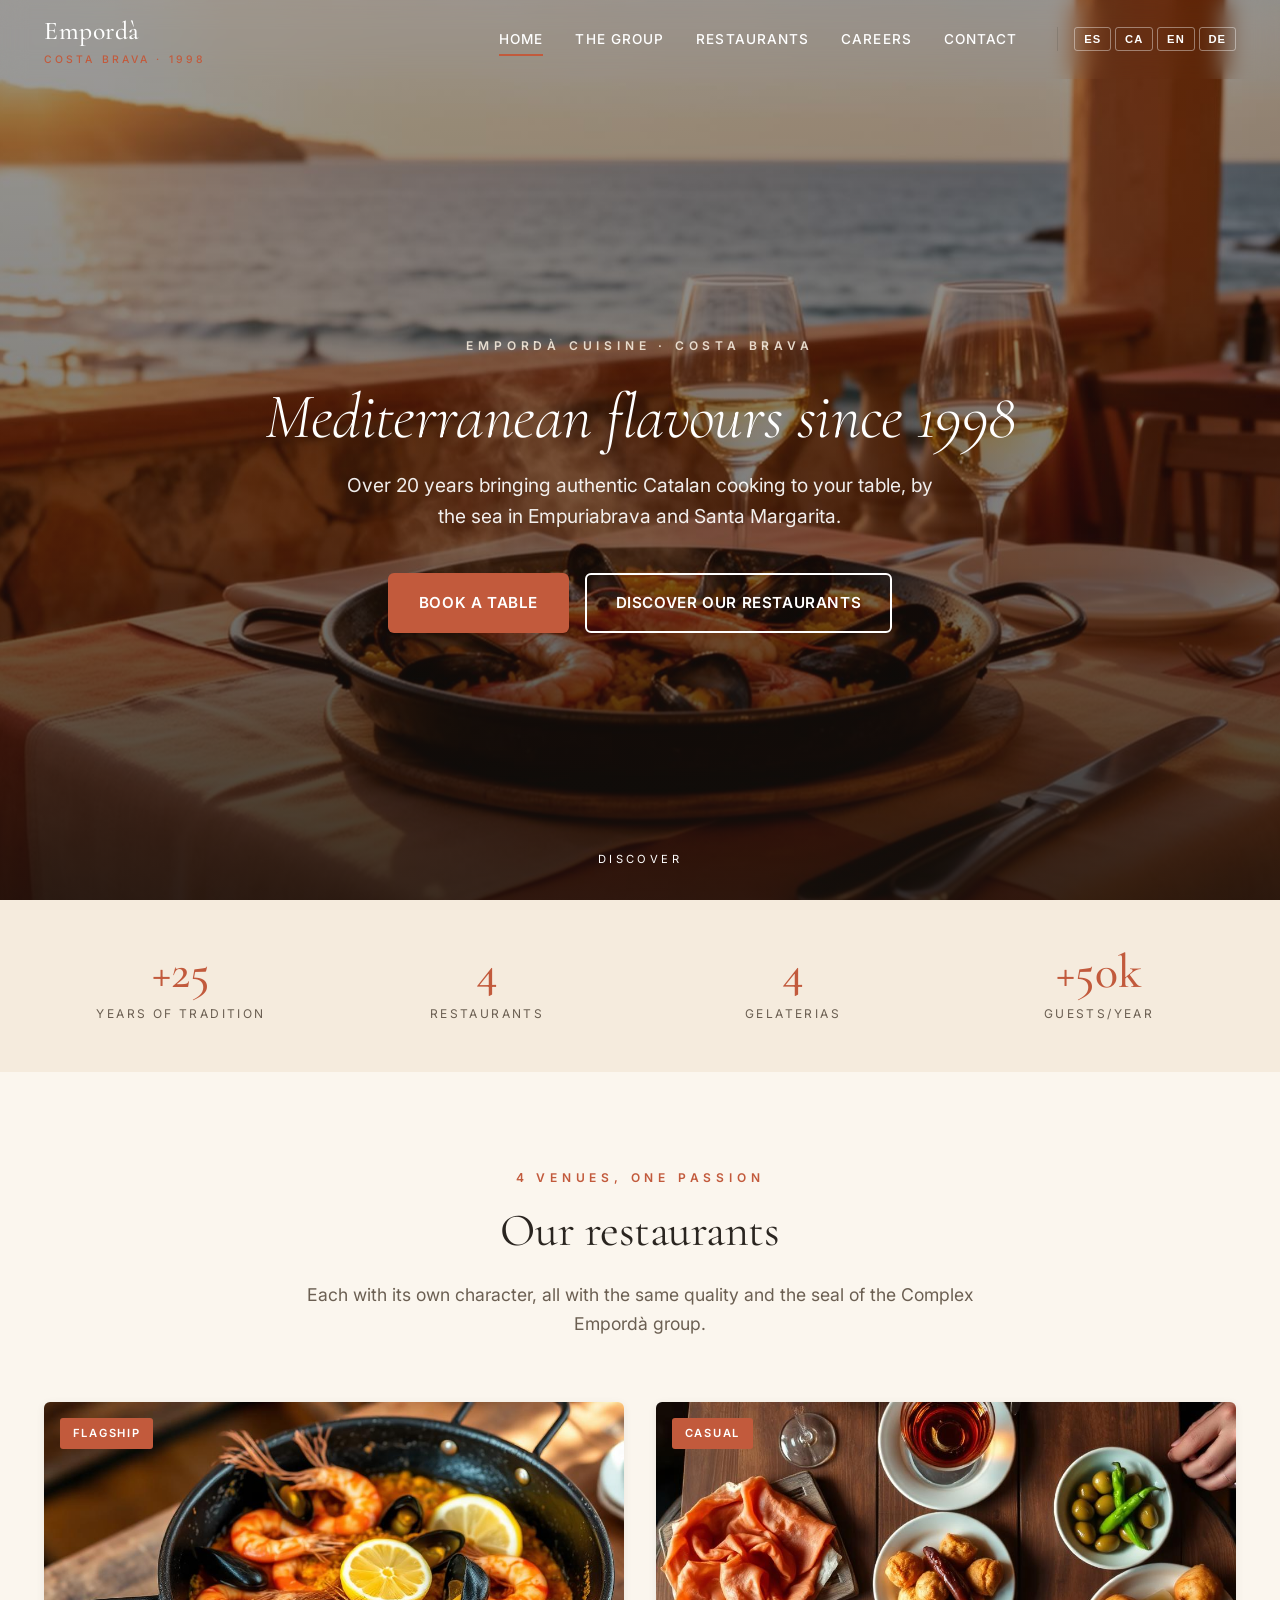
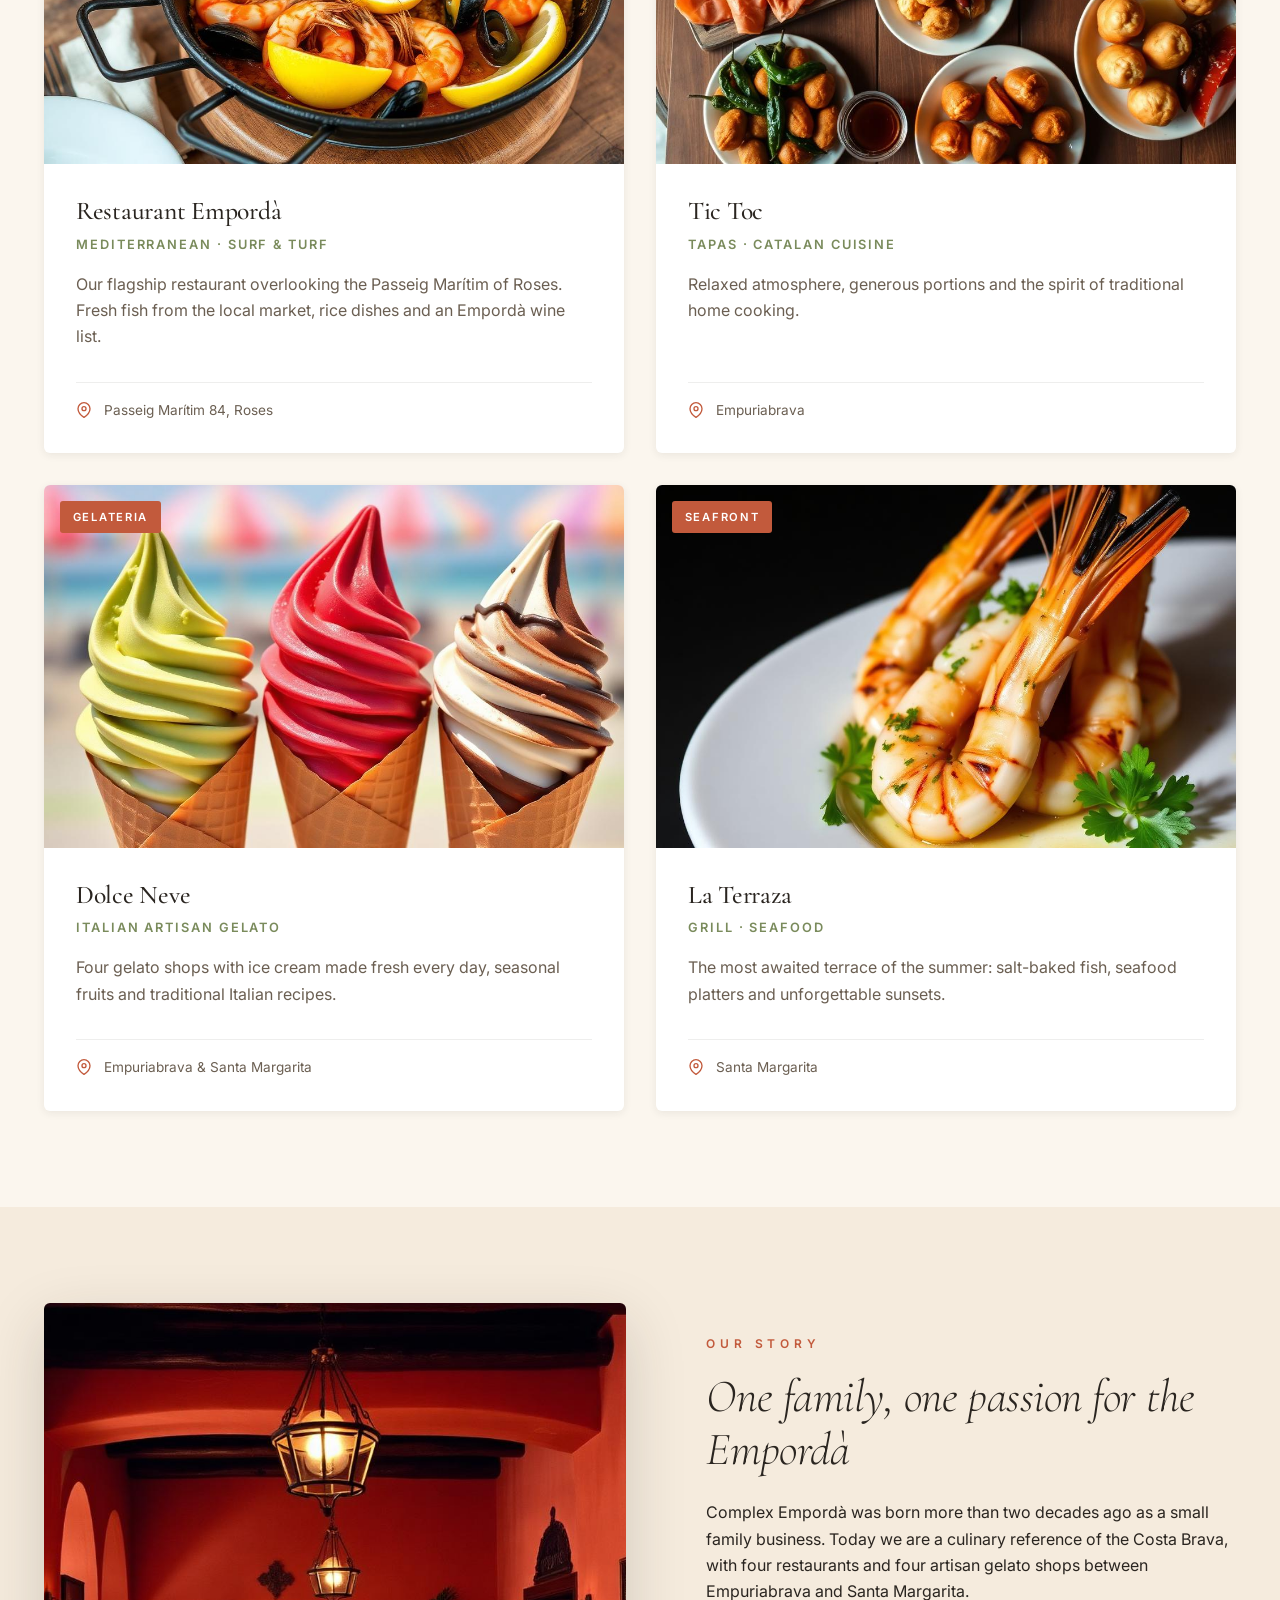
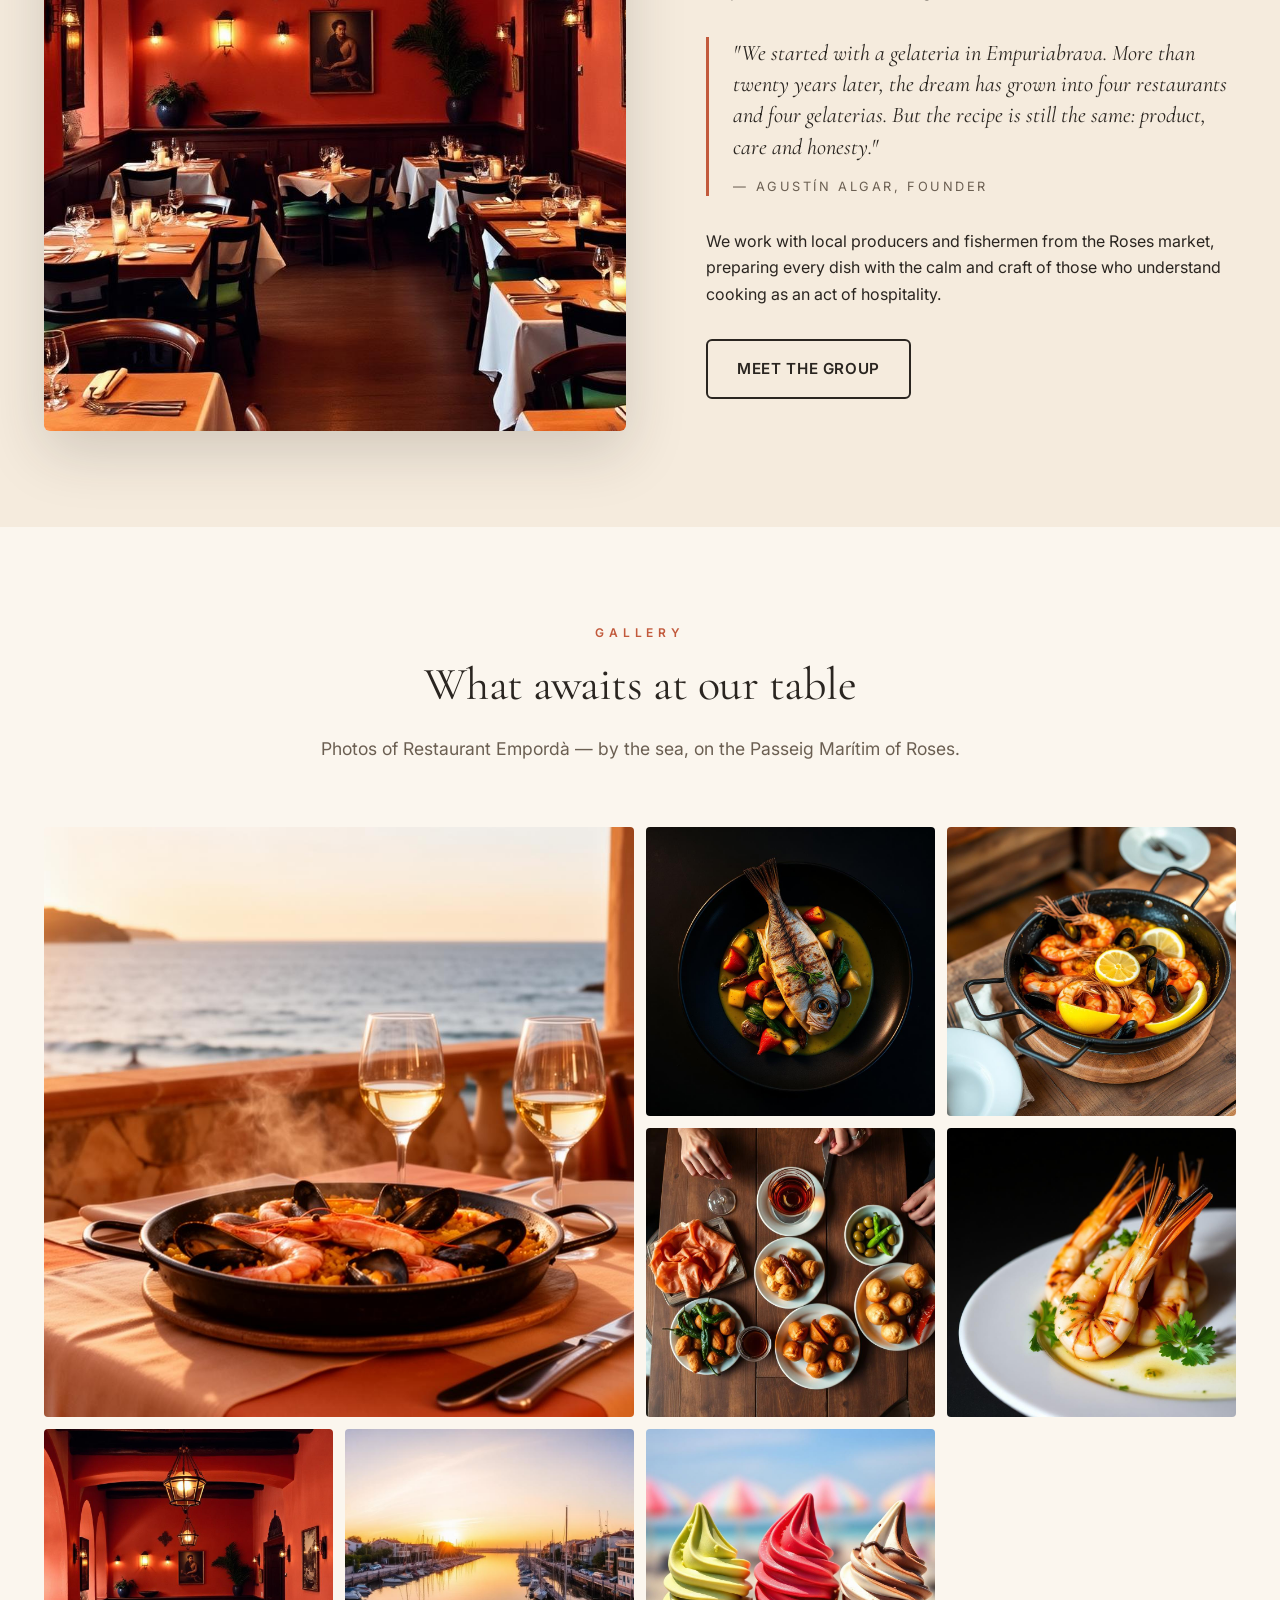
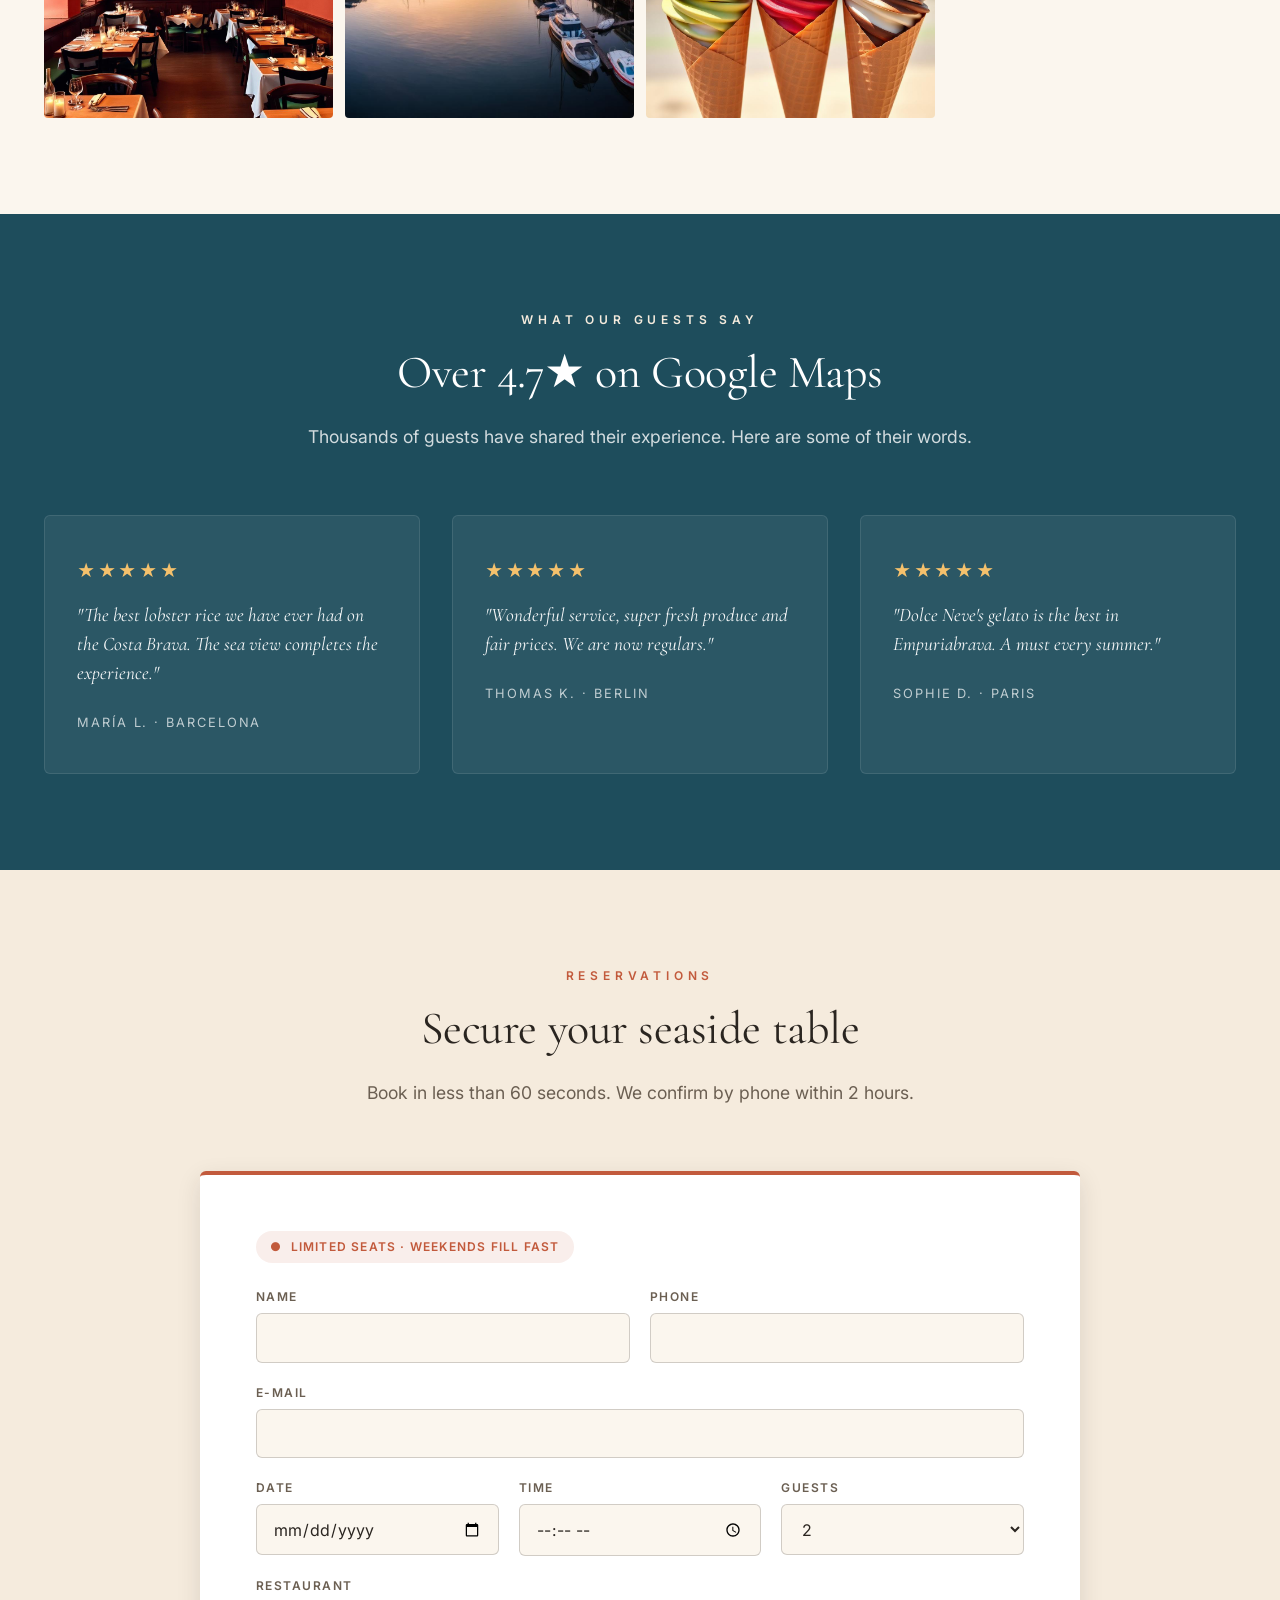
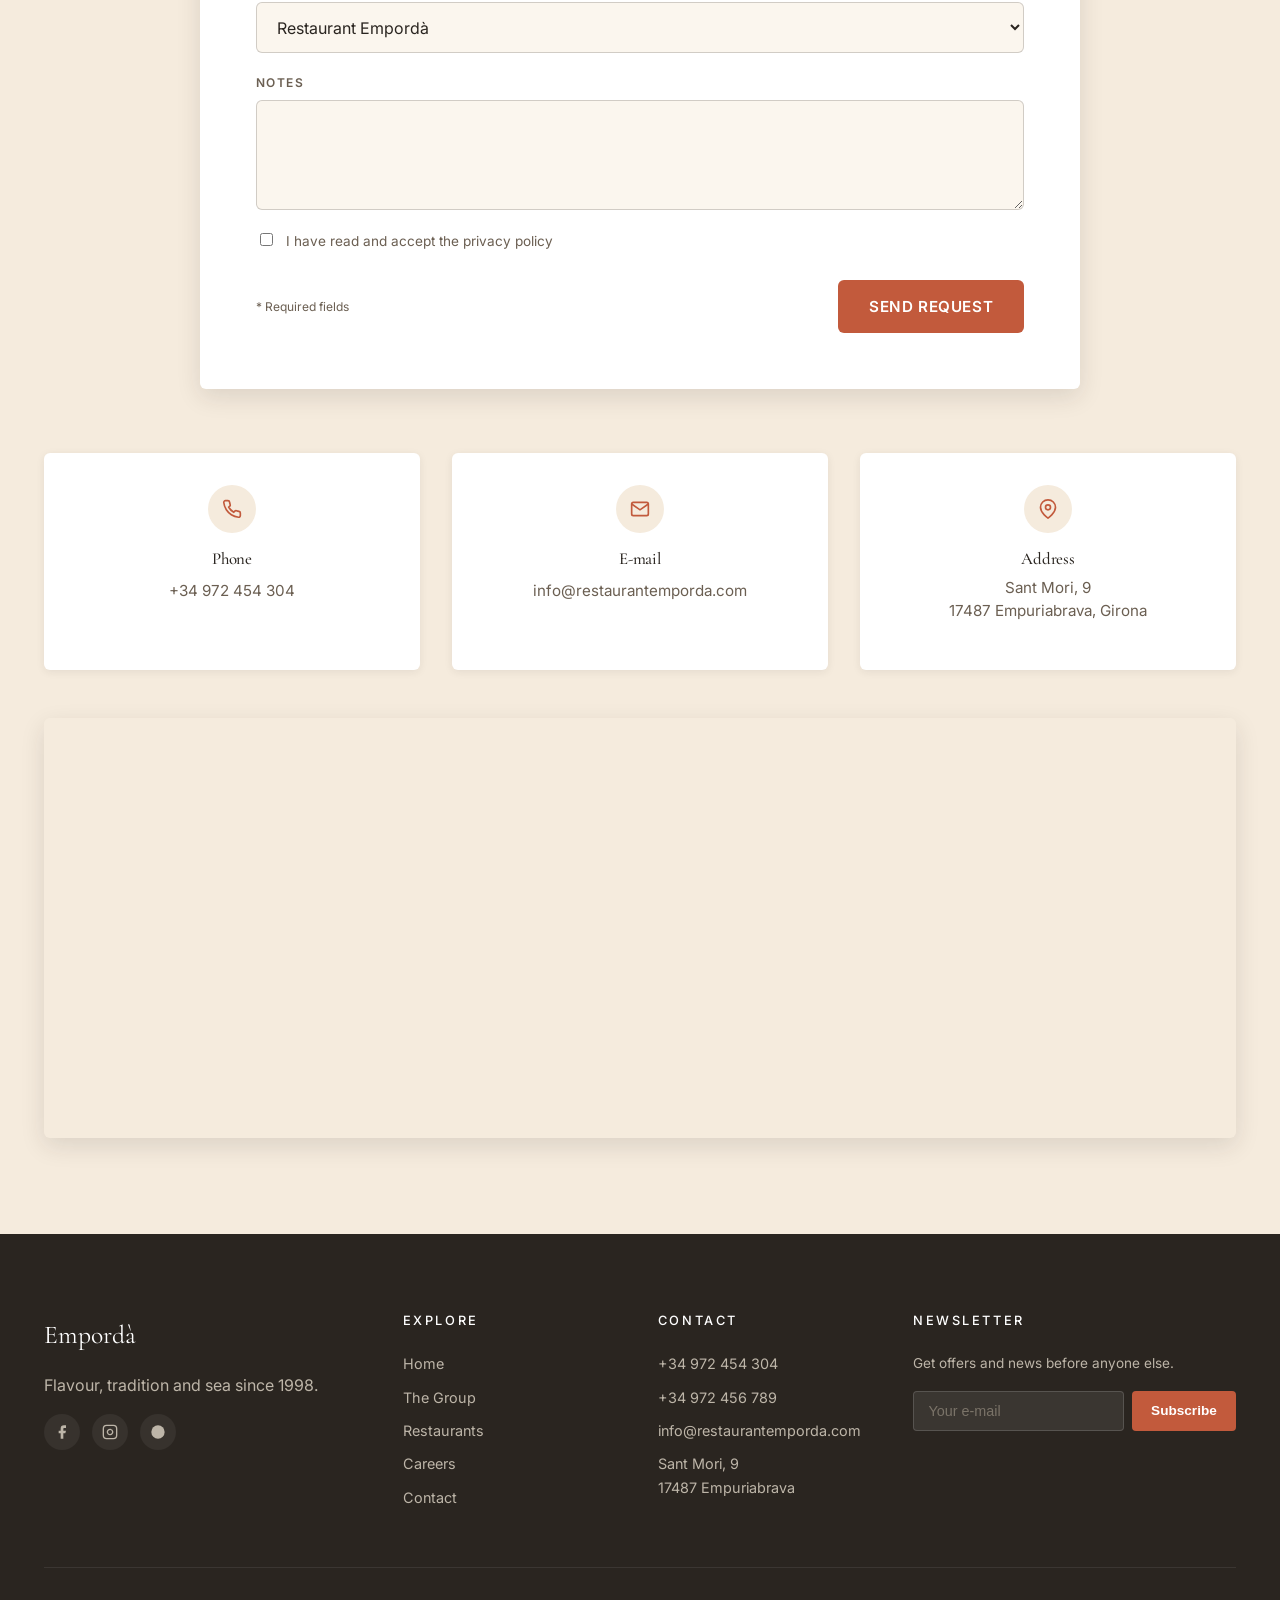
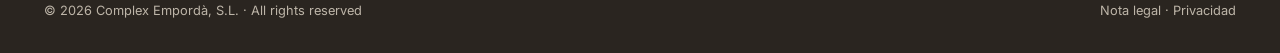
<file: index.html>
<!DOCTYPE html>
<html lang="es">
<head>
<meta charset="UTF-8">
<meta name="viewport" content="width=device-width,initial-scale=1">
<title>Restaurant Empordà · Cocina mediterránea frente al mar en Roses · Costa Brava</title>
<meta name="description" content="Restaurante familiar con más de 20 años en Empuriabrava y Santa Margarita. Cocina catalana, pescado fresco, arroces y heladería artesana Dolce Neve. Reserva tu mesa frente al mar.">
<meta name="keywords" content="restaurante Empuriabrava, restaurant Roses, Costa Brava, cocina catalana, paella, heladería Santa Margarita, Dolce Neve">
<meta name="author" content="Complex Empordà, S.L.">
<meta name="theme-color" content="#C25A3C">
<link rel="canonical" href="https://www.restaurantemporda.com/">
<link rel="alternate" hreflang="es" href="https://www.restaurantemporda.com/">
<link rel="alternate" hreflang="ca" href="https://www.restaurantemporda.com/">
<link rel="alternate" hreflang="en" href="https://www.restaurantemporda.com/">
<link rel="alternate" hreflang="de" href="https://www.restaurantemporda.com/">
<link rel="alternate" hreflang="x-default" href="https://www.restaurantemporda.com/">

<!-- Open Graph -->
<meta property="og:type" content="restaurant.restaurant">
<meta property="og:title" content="Restaurant Empordà · Cocina mediterránea frente al mar">
<meta property="og:description" content="Más de 20 años de cocina catalana en la Costa Brava. Reserva tu mesa frente al Mediterráneo.">
<meta property="og:image" content="https://www.restaurantemporda.com/images/hero.jpg">
<meta property="og:url" content="https://www.restaurantemporda.com/">
<meta property="og:locale" content="es_ES">
<meta name="twitter:card" content="summary_large_image">

<link rel="icon" type="image/svg+xml" href="data:image/svg+xml,%3Csvg xmlns='http://www.w3.org/2000/svg' viewBox='0 0 32 32'%3E%3Crect width='32' height='32' rx='6' fill='%23C25A3C'/%3E%3Ctext x='16' y='22' text-anchor='middle' fill='white' font-family='Georgia' font-size='20' font-weight='600'%3EE%3C/text%3E%3C/svg%3E">
<link rel="preconnect" href="https://fonts.googleapis.com">
<link rel="preconnect" href="https://fonts.gstatic.com" crossorigin>
<link href="https://fonts.googleapis.com/css2?family=Cormorant+Garamond:ital,wght@0,400;0,500;1,300;1,400&family=Inter:wght@300;400;500;600;700&display=swap" rel="stylesheet">
<link rel="stylesheet" href="styles.css">

<!-- Schema.org -->
<script type="application/ld+json">
{
  "@context":"https://schema.org",
  "@type":"Restaurant",
  "name":"Restaurant Empordà",
  "image":"https://www.restaurantemporda.com/images/hero.jpg",
  "url":"https://www.restaurantemporda.com",
  "telephone":"+34 972 454 304",
  "email":"info@restaurantemporda.com",
  "priceRange":"€€",
  "servesCuisine":["Mediterranean","Catalan","Seafood"],
  "address":{
    "@type":"PostalAddress",
    "streetAddress":"Sant Mori, 9",
    "addressLocality":"Empuriabrava",
    "postalCode":"17487",
    "addressRegion":"Girona",
    "addressCountry":"ES"
  },
  "geo":{"@type":"GeoCoordinates","latitude":42.2469,"longitude":3.1234},
  "openingHoursSpecification":[
    {"@type":"OpeningHoursSpecification","dayOfWeek":["Monday","Tuesday","Wednesday","Thursday","Friday","Saturday","Sunday"],"opens":"13:00","closes":"16:00"},
    {"@type":"OpeningHoursSpecification","dayOfWeek":["Monday","Tuesday","Wednesday","Thursday","Friday","Saturday","Sunday"],"opens":"19:30","closes":"23:30"}
  ],
  "aggregateRating":{"@type":"AggregateRating","ratingValue":"4.7","reviewCount":"1240"},
  "parentOrganization":{"@type":"Organization","name":"Complex Empordà, S.L.","foundingDate":"1998"}
}
</script>
</head>
<body>

<header class="site-header transparent">
  <div class="container nav-wrap">
    <a href="index.html" class="brand">Empordà<small>Costa Brava · 1998</small></a>
    <button class="menu-toggle" aria-label="Menú"><span></span><span></span><span></span></button>
    <nav class="nav" aria-label="Principal">
      <a href="index.html" class="active" data-i18n="nav.home">Inicio</a>
      <a href="grupo.html" data-i18n="nav.group">El Grupo</a>
      <a href="restaurantes.html" data-i18n="nav.restaurants">Restaurantes</a>
      <a href="bolsa-trabajo.html" data-i18n="nav.jobs">Trabaja con nosotros</a>
      <a href="contacto.html" data-i18n="nav.contact">Contacto</a>
      <div class="lang-switch">
        <button class="lang-btn" data-lang="es">ES</button>
        <button class="lang-btn" data-lang="ca">CA</button>
        <button class="lang-btn" data-lang="en">EN</button>
        <button class="lang-btn" data-lang="de">DE</button>
      </div>
    </nav>
  </div>
</header>

<main>
  <!-- HERO -->
  <section class="hero" id="top">
    <div class="hero-bg" role="img" aria-label="Mesa con paella frente al mar Mediterráneo al atardecer en Roses, Costa Brava"></div>
    <div class="hero-content">
      <span class="hero-eyebrow" data-i18n="hero.eyebrow">Cocina del Empordà · Costa Brava</span>
      <h1 data-i18n="hero.title">Sabores del Mediterráneo desde 1998</h1>
      <p data-i18n="hero.subtitle">Más de 20 años llevando la auténtica cocina catalana a tu mesa, frente al mar de Empuriabrava y Santa Margarita.</p>
      <div class="hero-cta">
        <a href="#reservar" class="btn btn-primary" data-i18n="cta.book">Reservar mesa</a>
        <a href="#restaurantes" class="btn btn-outline" data-i18n="cta.discover">Descubre nuestros restaurantes</a>
      </div>
    </div>
    <a href="#trust" class="scroll-hint" aria-label="Scroll" data-i18n="hero.scroll">Descubre ↓</a>
  </section>

  <!-- TRUST -->
  <section class="trust" id="trust" style="padding:3rem 0">
    <div class="container">
      <div class="trust-grid">
        <div class="trust-item reveal"><span class="num">+25</span><span class="label" data-i18n="trust.years">Años de tradición</span></div>
        <div class="trust-item reveal"><span class="num">4</span><span class="label" data-i18n="trust.restaurants">Restaurantes</span></div>
        <div class="trust-item reveal"><span class="num">4</span><span class="label" data-i18n="trust.gelato">Heladerías</span></div>
        <div class="trust-item reveal"><span class="num">+50k</span><span class="label" data-i18n="trust.guests">Comensales/año</span></div>
      </div>
    </div>
  </section>

  <!-- RESTAURANTS -->
  <section id="restaurantes">
    <div class="container">
      <div class="section-head reveal">
        <span class="eyebrow" data-i18n="rest.eyebrow">4 espacios, una sola pasión</span>
        <h2 data-i18n="rest.title">Nuestros restaurantes</h2>
        <p data-i18n="rest.lead">Cada uno con su carácter, todos con la misma calidad y el sello del grupo Complex Empordà.</p>
      </div>
      <div class="restaurants-grid">
        <article class="rest-card reveal">
          <div class="rest-card-img"><span class="rest-card-tag" data-i18n="rest.emporda.tag">Insignia</span><img src="images/dish-2.jpg" alt="Paella de marisco del Restaurant Empordà" loading="lazy" width="800" height="500"></div>
          <div class="rest-card-body">
            <h3>Restaurant Empordà</h3>
            <span class="specialty" data-i18n="rest.emporda.spec">Cocina mediterránea · Mar y montaña</span>
            <p data-i18n="rest.emporda.desc">Nuestro restaurante principal frente al Passeig Marítim de Roses. Pescado fresco de la lonja, arroces y la carta de vinos del Empordà.</p>
            <div class="meta"><svg width="16" height="16" viewBox="0 0 24 24" fill="none" stroke="currentColor" stroke-width="2"><path d="M21 10c0 7-9 13-9 13s-9-6-9-13a9 9 0 0 1 18 0z"/><circle cx="12" cy="10" r="3"/></svg> Passeig Marítim 84, Roses</div>
          </div>
        </article>
        <article class="rest-card reveal">
          <div class="rest-card-img"><span class="rest-card-tag" data-i18n="rest.tictoc.tag">Familiar</span><img src="images/tapas.jpg" alt="Tapas catalanas en Tic Toc" loading="lazy" width="800" height="500"></div>
          <div class="rest-card-body">
            <h3>Tic Toc</h3>
            <span class="specialty" data-i18n="rest.tictoc.spec">Tapas · Cocina catalana</span>
            <p data-i18n="rest.tictoc.desc">Ambiente desenfadado, raciones generosas y el espíritu de la cocina de toda la vida.</p>
            <div class="meta"><svg width="16" height="16" viewBox="0 0 24 24" fill="none" stroke="currentColor" stroke-width="2"><path d="M21 10c0 7-9 13-9 13s-9-6-9-13a9 9 0 0 1 18 0z"/><circle cx="12" cy="10" r="3"/></svg> Empuriabrava</div>
          </div>
        </article>
        <article class="rest-card reveal">
          <div class="rest-card-img"><span class="rest-card-tag" data-i18n="rest.dolce.tag">Heladería</span><img src="images/gelato.jpg" alt="Helado artesano Dolce Neve" loading="lazy" width="800" height="500"></div>
          <div class="rest-card-body">
            <h3>Dolce Neve</h3>
            <span class="specialty" data-i18n="rest.dolce.spec">Helado artesano italiano</span>
            <p data-i18n="rest.dolce.desc">Cuatro puntos de venta de helado fabricado cada día, con frutas de temporada y recetas tradicionales italianas.</p>
            <div class="meta"><svg width="16" height="16" viewBox="0 0 24 24" fill="none" stroke="currentColor" stroke-width="2"><path d="M21 10c0 7-9 13-9 13s-9-6-9-13a9 9 0 0 1 18 0z"/><circle cx="12" cy="10" r="3"/></svg> <span data-i18n="rest.location">Empuriabrava & Santa Margarita</span></div>
          </div>
        </article>
        <article class="rest-card reveal">
          <div class="rest-card-img"><span class="rest-card-tag" data-i18n="rest.terraza.tag">Frente al mar</span><img src="images/dish-3.jpg" alt="Gambas a la brasa en la terraza" loading="lazy" width="800" height="500"></div>
          <div class="rest-card-body">
            <h3>La Terraza</h3>
            <span class="specialty" data-i18n="rest.terraza.spec">Brasa · Marisco</span>
            <p data-i18n="rest.terraza.desc">La terraza más esperada del verano: pescado a la sal, mariscadas y atardeceres inolvidables.</p>
            <div class="meta"><svg width="16" height="16" viewBox="0 0 24 24" fill="none" stroke="currentColor" stroke-width="2"><path d="M21 10c0 7-9 13-9 13s-9-6-9-13a9 9 0 0 1 18 0z"/><circle cx="12" cy="10" r="3"/></svg> Santa Margarita</div>
          </div>
        </article>
      </div>
    </div>
  </section>

  <!-- STORY -->
  <section class="story">
    <div class="container">
      <div class="story-grid">
        <div class="story-img reveal"><img src="images/interior.jpg" alt="Interior cálido del Restaurant Empordà" loading="lazy" width="800" height="1000"></div>
        <div class="reveal">
          <span class="eyebrow" data-i18n="story.eyebrow" style="display:block;font-size:.75rem;letter-spacing:.4em;text-transform:uppercase;color:var(--terracotta);font-weight:600;margin-bottom:1rem">Nuestra historia</span>
          <h2 data-i18n="story.title">Una familia, una pasión por el Empordà</h2>
          <p data-i18n="story.p1">Complex Empordà nació hace más de dos décadas como un pequeño negocio familiar. Hoy somos un referente gastronómico de la Costa Brava, con cuatro restaurantes y cuatro puntos de venta de helado artesano repartidos entre Empuriabrava y Santa Margarita.</p>
          <blockquote class="story-quote">
            <span data-i18n="story.quote">"Empezamos con una heladería en Empuriabrava. Más de veinte años después, el sueño se ha convertido en cuatro restaurantes y cuatro heladerías. Pero la receta sigue siendo la misma: producto, cariño y honestidad."</span>
            <cite data-i18n="story.cite">— Agustín Algar, fundador</cite>
          </blockquote>
          <p data-i18n="story.p2">Trabajamos con productores locales, pescadores de la lonja de Roses y elaboramos cada plato con la calma y el oficio de los que entienden la cocina como un acto de hospitalidad.</p>
          <a href="grupo.html" class="btn btn-ghost" style="margin-top:1rem" data-i18n="story.cta">Conoce al grupo</a>
        </div>
      </div>
    </div>
  </section>

  <!-- GALLERY -->
  <section class="gallery">
    <div class="container">
      <div class="section-head reveal">
        <span class="eyebrow" data-i18n="gallery.eyebrow">Galería</span>
        <h2 data-i18n="gallery.title">Lo que vivirás en nuestra mesa</h2>
        <p data-i18n="gallery.lead">Fotografías del Restaurant Empordà — frente al mar, en el Passeig Marítim de Roses.</p>
      </div>
      <div class="gallery-grid">
        <div class="gallery-item"><img src="images/hero.jpg" alt="Terraza frente al mar al atardecer" loading="lazy"></div>
        <div class="gallery-item"><img src="images/dish-1.jpg" alt="Pescado a la brasa con verduras" loading="lazy"></div>
        <div class="gallery-item"><img src="images/dish-2.jpg" alt="Paella de marisco" loading="lazy"></div>
        <div class="gallery-item"><img src="images/tapas.jpg" alt="Tapas variadas" loading="lazy"></div>
        <div class="gallery-item"><img src="images/dish-3.jpg" alt="Gambas a la plancha" loading="lazy"></div>
        <div class="gallery-item"><img src="images/interior.jpg" alt="Interior del restaurante" loading="lazy"></div>
        <div class="gallery-item"><img src="images/empuriabrava.jpg" alt="Marina de Empuriabrava al atardecer" loading="lazy"></div>
        <div class="gallery-item"><img src="images/gelato.jpg" alt="Helados artesanos Dolce Neve" loading="lazy"></div>
      </div>
    </div>
  </section>

  <!-- REVIEWS -->
  <section class="reviews">
    <div class="container">
      <div class="section-head reveal">
        <span class="eyebrow" data-i18n="reviews.eyebrow">Lo que dicen nuestros clientes</span>
        <h2 data-i18n="reviews.title">Más de 4.7★ en Google Maps</h2>
        <p data-i18n="reviews.lead">Miles de comensales han compartido su experiencia. Estos son algunos de sus testimonios.</p>
      </div>
      <div class="reviews-grid">
        <div class="review reveal">
          <div class="stars">★★★★★</div>
          <p data-i18n="reviews.r1">"El mejor arroz de bogavante que hemos probado en la Costa Brava. La vista al mar acompaña la experiencia."</p>
          <cite data-i18n="reviews.r1.cite">María L. · Barcelona</cite>
        </div>
        <div class="review reveal">
          <div class="stars">★★★★★</div>
          <p data-i18n="reviews.r2">"Trato exquisito, producto fresquísimo y precios honestos. Ya somos clientes habituales."</p>
          <cite data-i18n="reviews.r2.cite">Thomas K. · Berlin</cite>
        </div>
        <div class="review reveal">
          <div class="stars">★★★★★</div>
          <p data-i18n="reviews.r3">"Los helados de Dolce Neve son los mejores de Empuriabrava. Un imprescindible cada verano."</p>
          <cite data-i18n="reviews.r3.cite">Sophie D. · Paris</cite>
        </div>
      </div>
    </div>
  </section>

  <!-- RESERVE -->
  <section class="reserve" id="reservar">
    <div class="container">
      <div class="section-head reveal">
        <span class="eyebrow" data-i18n="reserve.eyebrow">Reserva</span>
        <h2 data-i18n="reserve.title">Asegura tu mesa frente al mar</h2>
        <p data-i18n="reserve.lead">Reserva en menos de 60 segundos. Te confirmamos por teléfono en menos de 2 horas.</p>
      </div>
      <div class="reserve-card reveal">
        <span class="urgency" data-i18n="reserve.urgency">Plazas limitadas · Fines de semana se agotan</span>
        <form data-form>
          <div class="form-row">
            <div class="field"><label data-i18n="form.name">Nombre*</label><input type="text" required></div>
            <div class="field"><label data-i18n="form.phone">Teléfono*</label><input type="tel" required></div>
          </div>
          <div class="field"><label data-i18n="form.email">E-mail*</label><input type="email" required></div>
          <div class="form-row-3">
            <div class="field"><label data-i18n="form.date">Fecha*</label><input type="date" required></div>
            <div class="field"><label data-i18n="form.time">Hora*</label><input type="time" required></div>
            <div class="field"><label data-i18n="form.guests">Comensales*</label><select required><option>2</option><option>3</option><option>4</option><option>5</option><option>6</option><option>7</option><option>8+</option></select></div>
          </div>
          <div class="field"><label data-i18n="form.restaurant">Restaurante*</label><select required><option>Restaurant Empordà</option><option>Tic Toc</option><option>La Terraza</option><option>Dolce Neve</option></select></div>
          <div class="field"><label data-i18n="form.message">Observaciones</label><textarea></textarea></div>
          <label class="field-checkbox"><input type="checkbox" required><span data-i18n="form.lopd">He leído y acepto la política de protección de datos</span></label>
          <div class="form-msg" data-i18n="form.success">¡Gracias! Hemos recibido tu solicitud. Te contactaremos enseguida.</div>
          <div class="form-foot">
            <span class="required" data-i18n="form.required">* Campos obligatorios</span>
            <button type="submit" class="btn btn-primary" data-i18n="form.send">Enviar reserva</button>
          </div>
        </form>
      </div>

      <div class="contact-info">
        <div class="item">
          <div class="icon"><svg width="20" height="20" viewBox="0 0 24 24" fill="none" stroke="currentColor" stroke-width="2"><path d="M22 16.92v3a2 2 0 0 1-2.18 2 19.79 19.79 0 0 1-8.63-3.07 19.5 19.5 0 0 1-6-6 19.79 19.79 0 0 1-3.07-8.67A2 2 0 0 1 4.11 2h3a2 2 0 0 1 2 1.72c.13.96.37 1.9.7 2.81a2 2 0 0 1-.45 2.11L8.09 9.91a16 16 0 0 0 6 6l1.27-1.27a2 2 0 0 1 2.11-.45c.91.33 1.85.57 2.81.7A2 2 0 0 1 22 16.92z"/></svg></div>
          <h4 data-i18n="contact.phone">Teléfono</h4>
          <a href="tel:+34972454304">+34 972 454 304</a>
        </div>
        <div class="item">
          <div class="icon"><svg width="20" height="20" viewBox="0 0 24 24" fill="none" stroke="currentColor" stroke-width="2"><path d="M4 4h16c1.1 0 2 .9 2 2v12c0 1.1-.9 2-2 2H4c-1.1 0-2-.9-2-2V6c0-1.1.9-2 2-2z"/><polyline points="22,6 12,13 2,6"/></svg></div>
          <h4 data-i18n="contact.email">E-mail</h4>
          <a href="mailto:info@restaurantemporda.com">info@restaurantemporda.com</a>
        </div>
        <div class="item">
          <div class="icon"><svg width="20" height="20" viewBox="0 0 24 24" fill="none" stroke="currentColor" stroke-width="2"><path d="M21 10c0 7-9 13-9 13s-9-6-9-13a9 9 0 0 1 18 0z"/><circle cx="12" cy="10" r="3"/></svg></div>
          <h4 data-i18n="contact.address">Dirección</h4>
          <p>Sant Mori, 9<br>17487 Empuriabrava, Girona</p>
        </div>
      </div>

      <div class="map-wrap reveal">
        <iframe src="https://www.google.com/maps/embed?pb=!1m18!1m12!1m3!1d2980.0!2d3.123!3d42.247!2m3!1f0!2f0!3f0!3m2!1i1024!2i768!4f13.1!3m3!1m2!1s0x0:0x0!2sEmpuriabrava!5e0!3m2!1ses!2ses!4v1700000000000" loading="lazy" referrerpolicy="no-referrer-when-downgrade" title="Ubicación Restaurant Empordà"></iframe>
      </div>
    </div>
  </section>
</main>

<footer class="site-footer">
  <div class="container">
    <div class="footer-grid">
      <div>
        <div class="footer-brand">Empordà</div>
        <p data-i18n="footer.tagline">Sabor, tradición y mar desde 1998.</p>
        <div class="socials">
          <a href="#" aria-label="Facebook"><svg width="16" height="16" viewBox="0 0 24 24" fill="currentColor"><path d="M18 2h-3a5 5 0 0 0-5 5v3H7v4h3v8h4v-8h3l1-4h-4V7a1 1 0 0 1 1-1h3z"/></svg></a>
          <a href="#" aria-label="Instagram"><svg width="16" height="16" viewBox="0 0 24 24" fill="none" stroke="currentColor" stroke-width="2"><rect x="2" y="2" width="20" height="20" rx="5"/><path d="M16 11.37A4 4 0 1 1 12.63 8 4 4 0 0 1 16 11.37z"/><line x1="17.5" y1="6.5" x2="17.51" y2="6.5"/></svg></a>
          <a href="#" aria-label="TripAdvisor"><svg width="16" height="16" viewBox="0 0 24 24" fill="currentColor"><circle cx="12" cy="12" r="10"/></svg></a>
        </div>
      </div>
      <div>
        <h4 data-i18n="footer.explore">Explorar</h4>
        <ul>
          <li><a href="index.html" data-i18n="nav.home">Inicio</a></li>
          <li><a href="grupo.html" data-i18n="nav.group">El Grupo</a></li>
          <li><a href="restaurantes.html" data-i18n="nav.restaurants">Restaurantes</a></li>
          <li><a href="bolsa-trabajo.html" data-i18n="nav.jobs">Trabaja con nosotros</a></li>
          <li><a href="contacto.html" data-i18n="nav.contact">Contacto</a></li>
        </ul>
      </div>
      <div>
        <h4 data-i18n="footer.contact">Contacto</h4>
        <ul>
          <li><a href="tel:+34972454304">+34 972 454 304</a></li>
          <li><a href="tel:+34972456789">+34 972 456 789</a></li>
          <li><a href="mailto:info@restaurantemporda.com">info@restaurantemporda.com</a></li>
          <li>Sant Mori, 9<br>17487 Empuriabrava</li>
        </ul>
      </div>
      <div>
        <h4 data-i18n="footer.newsletter">Novedades</h4>
        <p style="font-size:.85rem" data-i18n="footer.newsletter.lead">Recibe ofertas y novedades antes que nadie.</p>
        <form class="newsletter" data-form>
          <input type="email" required data-i18n-placeholder="footer.email" placeholder="Tu e-mail">
          <button type="submit" data-i18n="footer.subscribe">Suscribir</button>
        </form>
      </div>
    </div>
    <div class="footer-bottom">
      <span data-i18n="footer.legal">© 2026 Complex Empordà, S.L. · Todos los derechos reservados</span>
      <span><a href="legal.html">Nota legal</a> · <a href="legal.html">Privacidad</a></span>
    </div>
  </div>
</footer>

<script src="main.js"></script>
</body>
</html>
</file>
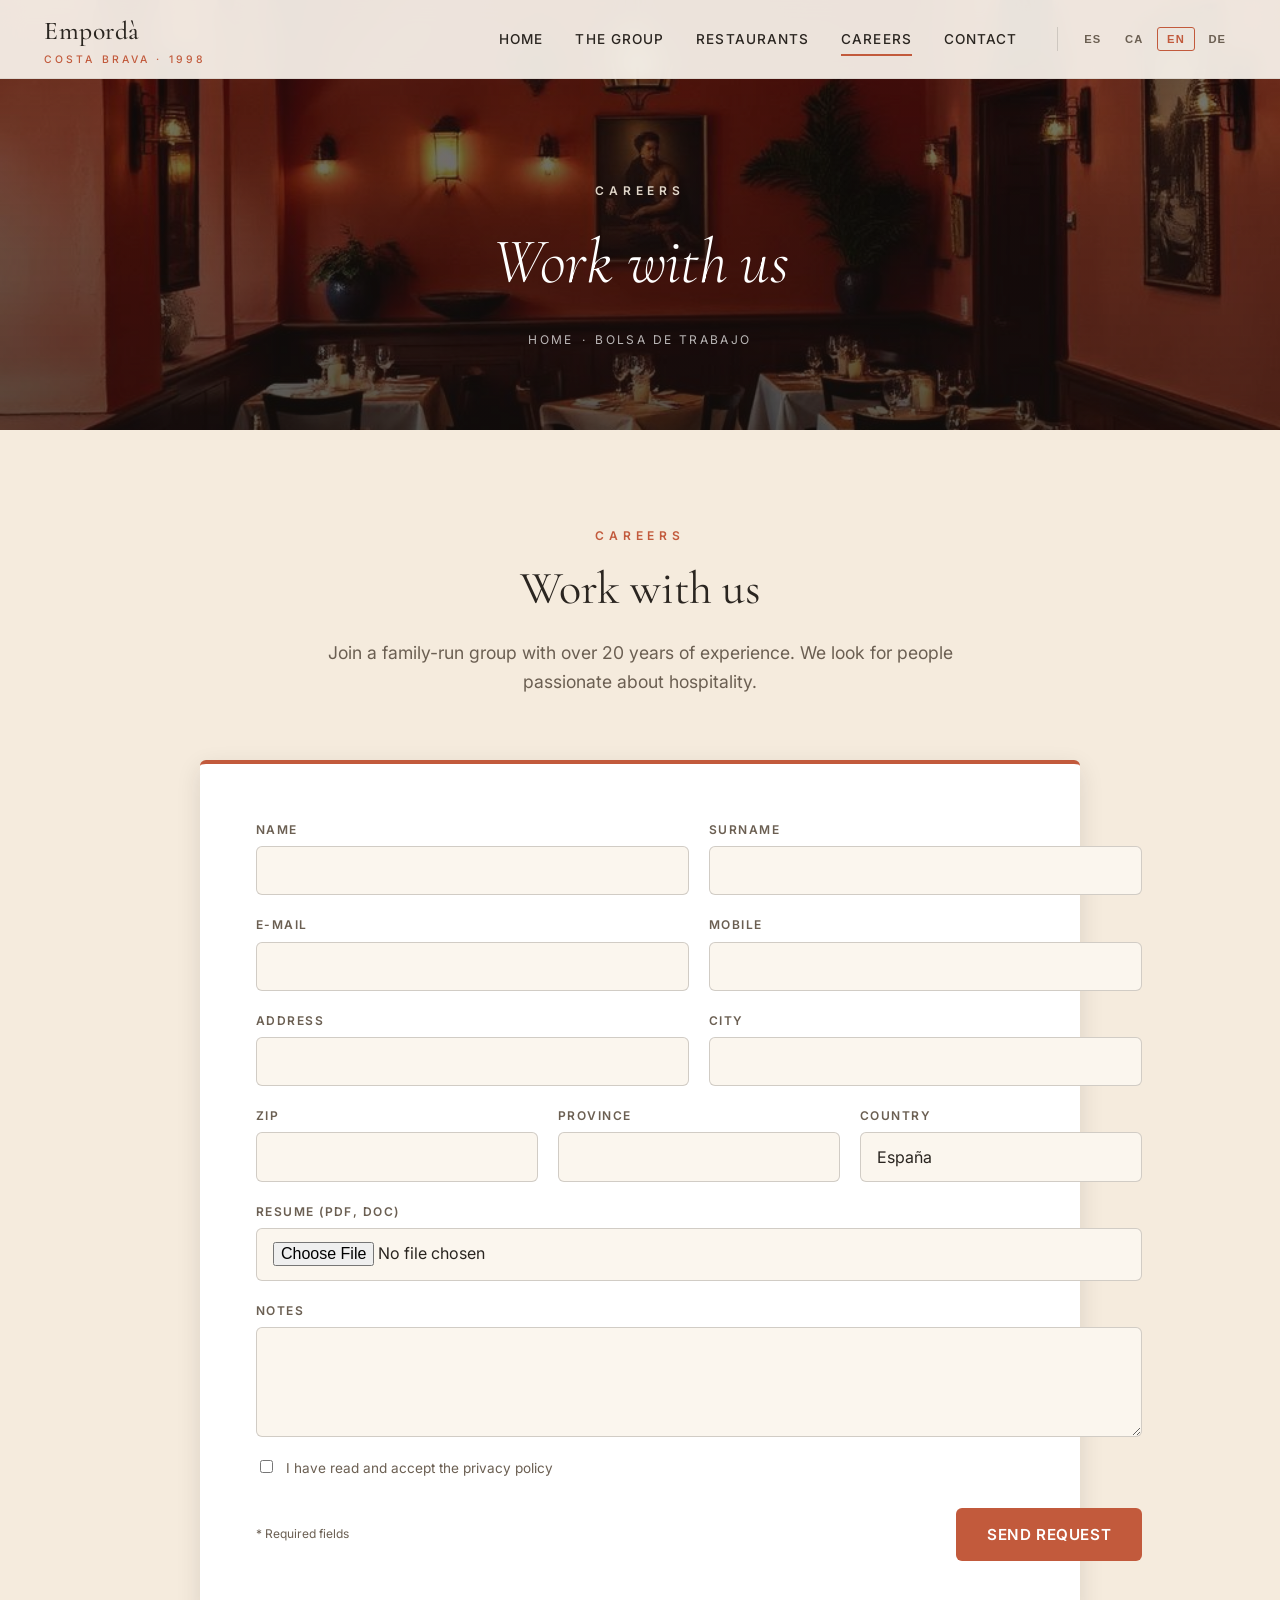
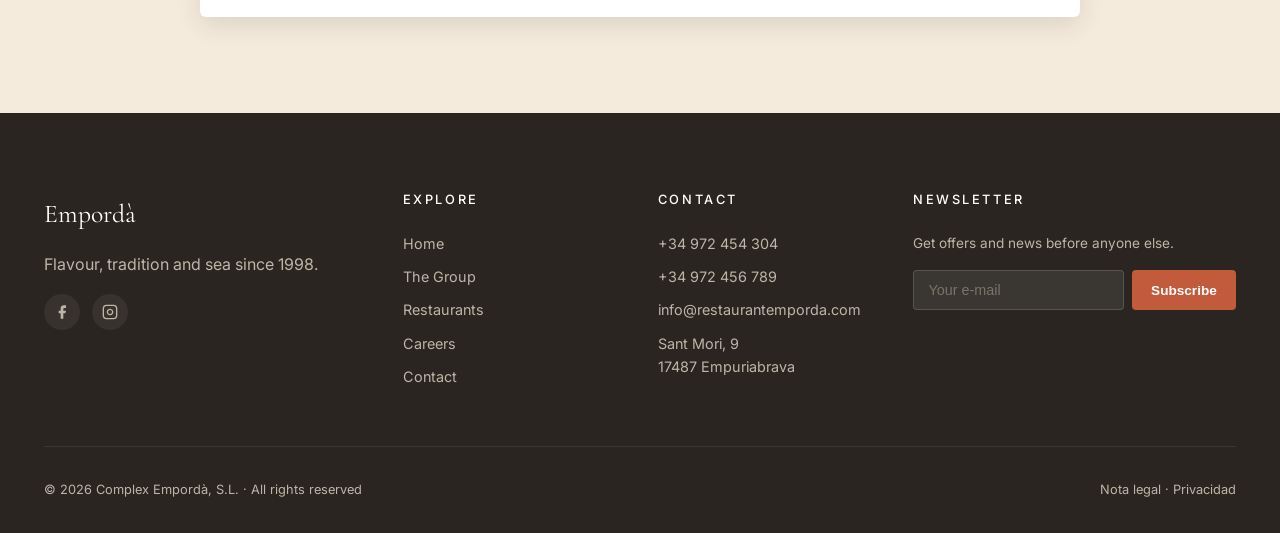
<file: bolsa-trabajo.html>
<!DOCTYPE html>
<html lang="es">
<head>
<meta charset="UTF-8">
<meta name="viewport" content="width=device-width,initial-scale=1">
<title>Bolsa de trabajo · Trabaja en Complex Empordà</title>
<meta name="description" content="¿Te apasiona la hostelería? Únete al grupo Complex Empordà. Empuriabrava y Santa Margarita.">
<meta name="theme-color" content="#C25A3C">
<link rel="canonical" href="https://www.restaurantemporda.com/bolsa-trabajo.html">
<link rel="alternate" hreflang="es" href="https://www.restaurantemporda.com/bolsa-trabajo.html">
<link rel="alternate" hreflang="ca" href="https://www.restaurantemporda.com/bolsa-trabajo.html">
<link rel="alternate" hreflang="en" href="https://www.restaurantemporda.com/bolsa-trabajo.html">
<link rel="alternate" hreflang="de" href="https://www.restaurantemporda.com/bolsa-trabajo.html">
<meta property="og:title" content="Bolsa de trabajo · Trabaja en Complex Empordà">
<meta property="og:description" content="¿Te apasiona la hostelería? Únete al grupo Complex Empordà. Empuriabrava y Santa Margarita.">
<meta property="og:image" content="https://www.restaurantemporda.com/images/hero.jpg">
<link rel="icon" type="image/svg+xml" href="data:image/svg+xml,%3Csvg xmlns='http://www.w3.org/2000/svg' viewBox='0 0 32 32'%3E%3Crect width='32' height='32' rx='6' fill='%23C25A3C'/%3E%3Ctext x='16' y='22' text-anchor='middle' fill='white' font-family='Georgia' font-size='20' font-weight='600'%3EE%3C/text%3E%3C/svg%3E">
<link rel="preconnect" href="https://fonts.googleapis.com">
<link rel="preconnect" href="https://fonts.gstatic.com" crossorigin>
<link href="https://fonts.googleapis.com/css2?family=Cormorant+Garamond:ital,wght@0,400;0,500;1,300;1,400&family=Inter:wght@300;400;500;600;700&display=swap" rel="stylesheet">
<link rel="stylesheet" href="styles.css">
</head>
<body>

<header class="site-header">
  <div class="container nav-wrap">
    <a href="index.html" class="brand">Empordà<small>Costa Brava · 1998</small></a>
    <button class="menu-toggle" aria-label="Menú"><span></span><span></span><span></span></button>
    <nav class="nav" aria-label="Principal">
      <a href="index.html"  data-i18n="nav.home">Inicio</a>
      <a href="grupo.html"  data-i18n="nav.group">El Grupo</a>
      <a href="restaurantes.html"  data-i18n="nav.restaurants">Restaurantes</a>
      <a href="bolsa-trabajo.html" class="active" data-i18n="nav.jobs">Trabaja con nosotros</a>
      <a href="contacto.html"  data-i18n="nav.contact">Contacto</a>
      <div class="lang-switch">
        <button class="lang-btn" data-lang="es">ES</button>
        <button class="lang-btn" data-lang="ca">CA</button>
        <button class="lang-btn" data-lang="en">EN</button>
        <button class="lang-btn" data-lang="de">DE</button>
      </div>
    </nav>
  </div>
</header>

<main>
<section class="page-hero">
    <div class="container">
      <span class="hero-eyebrow" data-i18n="jobs.eyebrow">Bolsa de trabajo</span>
      <h1 data-i18n="jobs.title">Trabaja con nosotros</h1>
      <nav class="breadcrumb"><a href="index.html" data-i18n="nav.home">Inicio</a> · <span>Bolsa de trabajo</span></nav>
    </div>
  </section>
<section class="reserve">
  <div class="container">
    <div class="section-head reveal">
      <span class="eyebrow" data-i18n="jobs.eyebrow">Bolsa de trabajo</span>
      <h2 data-i18n="jobs.title">Únete a nuestro equipo</h2>
      <p data-i18n="jobs.lead">Únete a un grupo familiar con más de 20 años de trayectoria.</p>
    </div>
    <div class="reserve-card reveal">
      <form data-form>
        <div class="form-row">
          <div class="field"><label data-i18n="form.name">Nombre*</label><input type="text" required></div>
          <div class="field"><label data-i18n="jobs.lastname">Apellidos*</label><input type="text" required></div>
        </div>
        <div class="form-row">
          <div class="field"><label data-i18n="form.email">E-mail*</label><input type="email" required></div>
          <div class="field"><label data-i18n="jobs.mobile">Teléfono móvil*</label><input type="tel" required></div>
        </div>
        <div class="form-row">
          <div class="field"><label data-i18n="jobs.address">Dirección</label><input type="text"></div>
          <div class="field"><label data-i18n="jobs.city">Población</label><input type="text"></div>
        </div>
        <div class="form-row-3">
          <div class="field"><label data-i18n="jobs.zip">CP</label><input type="text"></div>
          <div class="field"><label data-i18n="jobs.province">Provincia</label><input type="text"></div>
          <div class="field"><label data-i18n="jobs.country">País</label><input type="text" value="España"></div>
        </div>
        <div class="field"><label data-i18n="jobs.cv">Currículum (PDF, DOC)*</label><input type="file" accept=".pdf,.doc,.docx" required></div>
        <div class="field"><label data-i18n="jobs.notes">Observaciones</label><textarea></textarea></div>
        <label class="field-checkbox"><input type="checkbox" required><span data-i18n="form.lopd">He leído y acepto la política de protección de datos</span></label>
        <div class="form-msg" data-i18n="form.success">¡Gracias! Hemos recibido tu solicitud.</div>
        <div class="form-foot">
          <span class="required" data-i18n="form.required">* Campos obligatorios</span>
          <button type="submit" class="btn btn-primary" data-i18n="form.send">Enviar</button>
        </div>
      </form>
    </div>
  </div>
</section>

</main>

<footer class="site-footer">
  <div class="container">
    <div class="footer-grid">
      <div>
        <div class="footer-brand">Empordà</div>
        <p data-i18n="footer.tagline">Sabor, tradición y mar desde 1998.</p>
        <div class="socials">
          <a href="#" aria-label="Facebook"><svg width="16" height="16" viewBox="0 0 24 24" fill="currentColor"><path d="M18 2h-3a5 5 0 0 0-5 5v3H7v4h3v8h4v-8h3l1-4h-4V7a1 1 0 0 1 1-1h3z"/></svg></a>
          <a href="#" aria-label="Instagram"><svg width="16" height="16" viewBox="0 0 24 24" fill="none" stroke="currentColor" stroke-width="2"><rect x="2" y="2" width="20" height="20" rx="5"/><path d="M16 11.37A4 4 0 1 1 12.63 8 4 4 0 0 1 16 11.37z"/><line x1="17.5" y1="6.5" x2="17.51" y2="6.5"/></svg></a>
        </div>
      </div>
      <div>
        <h4 data-i18n="footer.explore">Explorar</h4>
        <ul>
          <li><a href="index.html" data-i18n="nav.home">Inicio</a></li>
          <li><a href="grupo.html" data-i18n="nav.group">El Grupo</a></li>
          <li><a href="restaurantes.html" data-i18n="nav.restaurants">Restaurantes</a></li>
          <li><a href="bolsa-trabajo.html" data-i18n="nav.jobs">Trabaja con nosotros</a></li>
          <li><a href="contacto.html" data-i18n="nav.contact">Contacto</a></li>
        </ul>
      </div>
      <div>
        <h4 data-i18n="footer.contact">Contacto</h4>
        <ul>
          <li><a href="tel:+34972454304">+34 972 454 304</a></li>
          <li><a href="tel:+34972456789">+34 972 456 789</a></li>
          <li><a href="mailto:info@restaurantemporda.com">info@restaurantemporda.com</a></li>
          <li>Sant Mori, 9<br>17487 Empuriabrava</li>
        </ul>
      </div>
      <div>
        <h4 data-i18n="footer.newsletter">Novedades</h4>
        <p style="font-size:.85rem" data-i18n="footer.newsletter.lead">Recibe ofertas y novedades antes que nadie.</p>
        <form class="newsletter" data-form>
          <input type="email" required data-i18n-placeholder="footer.email" placeholder="Tu e-mail">
          <button type="submit" data-i18n="footer.subscribe">Suscribir</button>
        </form>
      </div>
    </div>
    <div class="footer-bottom">
      <span data-i18n="footer.legal">© 2026 Complex Empordà, S.L. · Todos los derechos reservados</span>
      <span><a href="legal.html">Nota legal</a> · <a href="legal.html">Privacidad</a></span>
    </div>
  </div>
</footer>

<script src="main.js"></script>
</body>
</html>
</file>
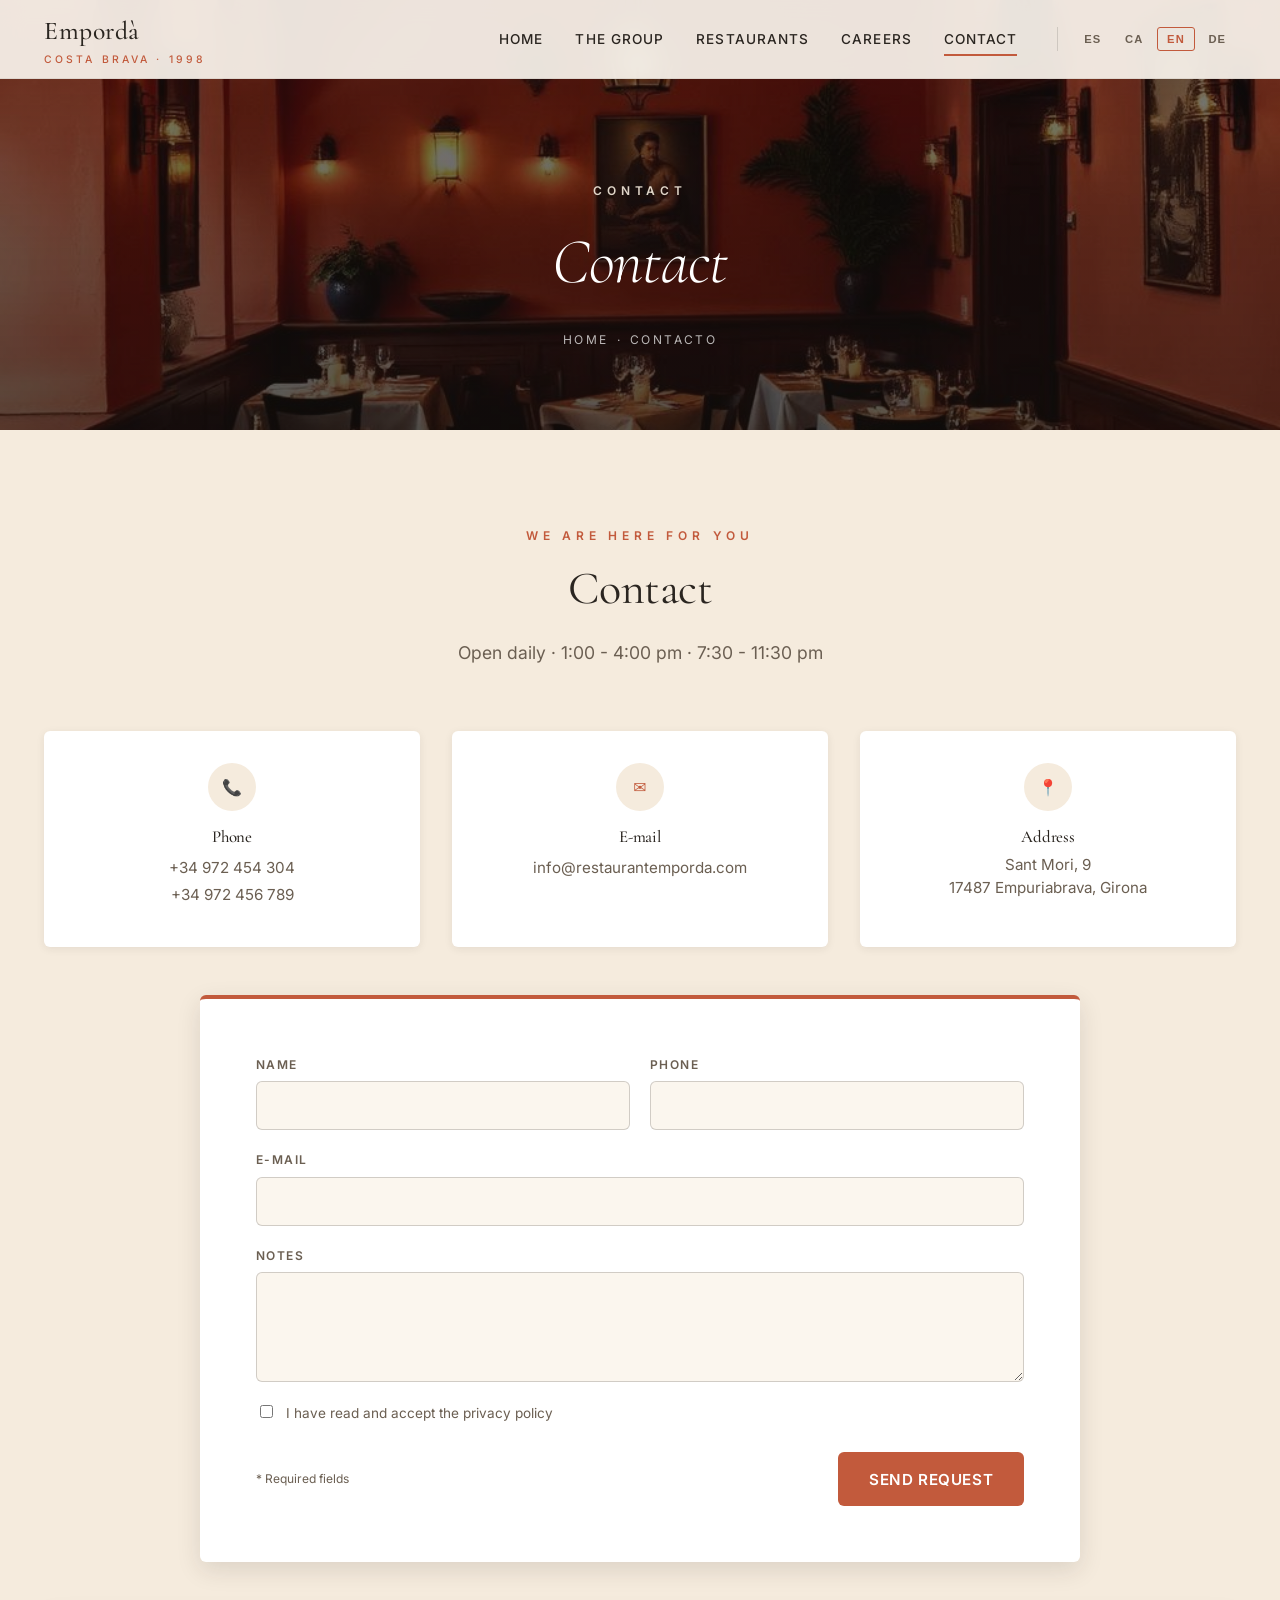
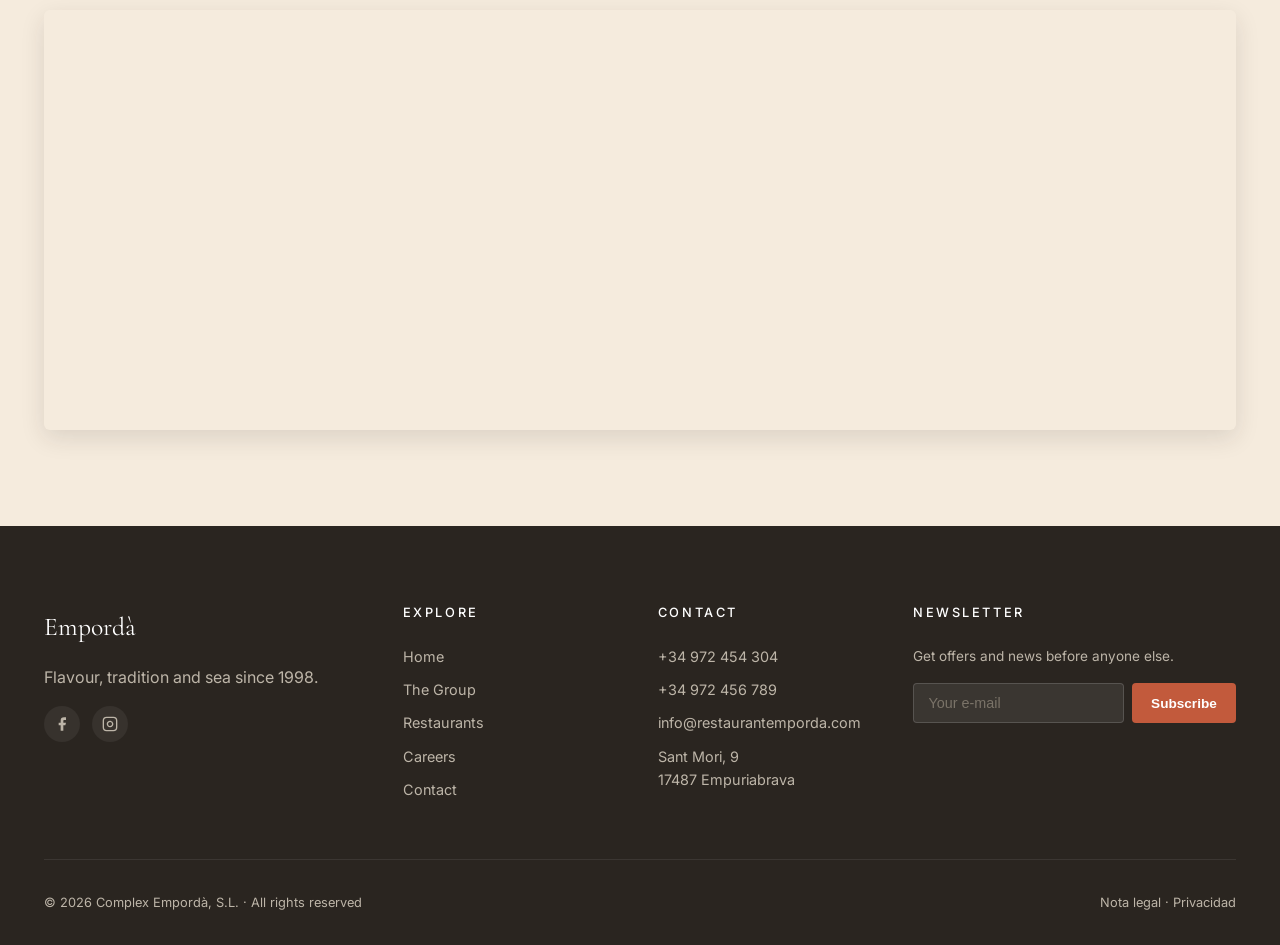
<file: contacto.html>
<!DOCTYPE html>
<html lang="es">
<head>
<meta charset="UTF-8">
<meta name="viewport" content="width=device-width,initial-scale=1">
<title>Contacto · Restaurant Empordà · Empuriabrava</title>
<meta name="description" content="Contacta con el Restaurant Empordà. Teléfono +34 972 454 304. Sant Mori 9, 17487 Empuriabrava, Girona.">
<meta name="theme-color" content="#C25A3C">
<link rel="canonical" href="https://www.restaurantemporda.com/contacto.html">
<link rel="alternate" hreflang="es" href="https://www.restaurantemporda.com/contacto.html">
<link rel="alternate" hreflang="ca" href="https://www.restaurantemporda.com/contacto.html">
<link rel="alternate" hreflang="en" href="https://www.restaurantemporda.com/contacto.html">
<link rel="alternate" hreflang="de" href="https://www.restaurantemporda.com/contacto.html">
<meta property="og:title" content="Contacto · Restaurant Empordà · Empuriabrava">
<meta property="og:description" content="Contacta con el Restaurant Empordà. Teléfono +34 972 454 304. Sant Mori 9, 17487 Empuriabrava, Girona.">
<meta property="og:image" content="https://www.restaurantemporda.com/images/hero.jpg">
<link rel="icon" type="image/svg+xml" href="data:image/svg+xml,%3Csvg xmlns='http://www.w3.org/2000/svg' viewBox='0 0 32 32'%3E%3Crect width='32' height='32' rx='6' fill='%23C25A3C'/%3E%3Ctext x='16' y='22' text-anchor='middle' fill='white' font-family='Georgia' font-size='20' font-weight='600'%3EE%3C/text%3E%3C/svg%3E">
<link rel="preconnect" href="https://fonts.googleapis.com">
<link rel="preconnect" href="https://fonts.gstatic.com" crossorigin>
<link href="https://fonts.googleapis.com/css2?family=Cormorant+Garamond:ital,wght@0,400;0,500;1,300;1,400&family=Inter:wght@300;400;500;600;700&display=swap" rel="stylesheet">
<link rel="stylesheet" href="styles.css">
</head>
<body>

<header class="site-header">
  <div class="container nav-wrap">
    <a href="index.html" class="brand">Empordà<small>Costa Brava · 1998</small></a>
    <button class="menu-toggle" aria-label="Menú"><span></span><span></span><span></span></button>
    <nav class="nav" aria-label="Principal">
      <a href="index.html"  data-i18n="nav.home">Inicio</a>
      <a href="grupo.html"  data-i18n="nav.group">El Grupo</a>
      <a href="restaurantes.html"  data-i18n="nav.restaurants">Restaurantes</a>
      <a href="bolsa-trabajo.html"  data-i18n="nav.jobs">Trabaja con nosotros</a>
      <a href="contacto.html" class="active" data-i18n="nav.contact">Contacto</a>
      <div class="lang-switch">
        <button class="lang-btn" data-lang="es">ES</button>
        <button class="lang-btn" data-lang="ca">CA</button>
        <button class="lang-btn" data-lang="en">EN</button>
        <button class="lang-btn" data-lang="de">DE</button>
      </div>
    </nav>
  </div>
</header>

<main>
<section class="page-hero">
    <div class="container">
      <span class="hero-eyebrow" data-i18n="nav.contact">Contacto</span>
      <h1 data-i18n="contact.title">Contacto</h1>
      <nav class="breadcrumb"><a href="index.html" data-i18n="nav.home">Inicio</a> · <span>Contacto</span></nav>
    </div>
  </section>
<section class="reserve">
  <div class="container">
    <div class="section-head reveal">
      <span class="eyebrow" data-i18n="contact.eyebrow">Estamos para atenderte</span>
      <h2 data-i18n="contact.title">Contacto</h2>
      <p data-i18n="contact.hours">Abierto cada día · 13:00 - 16:00 · 19:30 - 23:30</p>
    </div>
    <div class="contact-info" style="margin-top:0;margin-bottom:3rem">
      <div class="item">
        <div class="icon">📞</div>
        <h4 data-i18n="contact.phone">Teléfono</h4>
        <a href="tel:+34972454304">+34 972 454 304</a><br>
        <a href="tel:+34972456789">+34 972 456 789</a>
      </div>
      <div class="item">
        <div class="icon">✉</div>
        <h4 data-i18n="contact.email">E-mail</h4>
        <a href="mailto:info@restaurantemporda.com">info@restaurantemporda.com</a>
      </div>
      <div class="item">
        <div class="icon">📍</div>
        <h4 data-i18n="contact.address">Dirección</h4>
        <p>Sant Mori, 9<br>17487 Empuriabrava, Girona</p>
      </div>
    </div>
    <div class="reserve-card reveal">
      <form data-form>
        <div class="form-row">
          <div class="field"><label data-i18n="form.name">Nombre*</label><input type="text" required></div>
          <div class="field"><label data-i18n="form.phone">Teléfono</label><input type="tel"></div>
        </div>
        <div class="field"><label data-i18n="form.email">E-mail*</label><input type="email" required></div>
        <div class="field"><label data-i18n="form.message">Mensaje*</label><textarea required></textarea></div>
        <label class="field-checkbox"><input type="checkbox" required><span data-i18n="form.lopd">He leído y acepto la política de protección de datos</span></label>
        <div class="form-msg" data-i18n="form.success">¡Gracias! Hemos recibido tu mensaje.</div>
        <div class="form-foot">
          <span class="required" data-i18n="form.required">* Campos obligatorios</span>
          <button type="submit" class="btn btn-primary" data-i18n="form.send">Enviar</button>
        </div>
      </form>
    </div>
    <div class="map-wrap reveal" style="margin-top:3rem">
      <iframe src="https://maps.google.com/maps?q=Empuriabrava&t=&z=13&ie=UTF8&iwloc=&output=embed" loading="lazy" title="Mapa Empuriabrava"></iframe>
    </div>
  </div>
</section>

</main>

<footer class="site-footer">
  <div class="container">
    <div class="footer-grid">
      <div>
        <div class="footer-brand">Empordà</div>
        <p data-i18n="footer.tagline">Sabor, tradición y mar desde 1998.</p>
        <div class="socials">
          <a href="#" aria-label="Facebook"><svg width="16" height="16" viewBox="0 0 24 24" fill="currentColor"><path d="M18 2h-3a5 5 0 0 0-5 5v3H7v4h3v8h4v-8h3l1-4h-4V7a1 1 0 0 1 1-1h3z"/></svg></a>
          <a href="#" aria-label="Instagram"><svg width="16" height="16" viewBox="0 0 24 24" fill="none" stroke="currentColor" stroke-width="2"><rect x="2" y="2" width="20" height="20" rx="5"/><path d="M16 11.37A4 4 0 1 1 12.63 8 4 4 0 0 1 16 11.37z"/><line x1="17.5" y1="6.5" x2="17.51" y2="6.5"/></svg></a>
        </div>
      </div>
      <div>
        <h4 data-i18n="footer.explore">Explorar</h4>
        <ul>
          <li><a href="index.html" data-i18n="nav.home">Inicio</a></li>
          <li><a href="grupo.html" data-i18n="nav.group">El Grupo</a></li>
          <li><a href="restaurantes.html" data-i18n="nav.restaurants">Restaurantes</a></li>
          <li><a href="bolsa-trabajo.html" data-i18n="nav.jobs">Trabaja con nosotros</a></li>
          <li><a href="contacto.html" data-i18n="nav.contact">Contacto</a></li>
        </ul>
      </div>
      <div>
        <h4 data-i18n="footer.contact">Contacto</h4>
        <ul>
          <li><a href="tel:+34972454304">+34 972 454 304</a></li>
          <li><a href="tel:+34972456789">+34 972 456 789</a></li>
          <li><a href="mailto:info@restaurantemporda.com">info@restaurantemporda.com</a></li>
          <li>Sant Mori, 9<br>17487 Empuriabrava</li>
        </ul>
      </div>
      <div>
        <h4 data-i18n="footer.newsletter">Novedades</h4>
        <p style="font-size:.85rem" data-i18n="footer.newsletter.lead">Recibe ofertas y novedades antes que nadie.</p>
        <form class="newsletter" data-form>
          <input type="email" required data-i18n-placeholder="footer.email" placeholder="Tu e-mail">
          <button type="submit" data-i18n="footer.subscribe">Suscribir</button>
        </form>
      </div>
    </div>
    <div class="footer-bottom">
      <span data-i18n="footer.legal">© 2026 Complex Empordà, S.L. · Todos los derechos reservados</span>
      <span><a href="legal.html">Nota legal</a> · <a href="legal.html">Privacidad</a></span>
    </div>
  </div>
</footer>

<script src="main.js"></script>
</body>
</html>
</file>
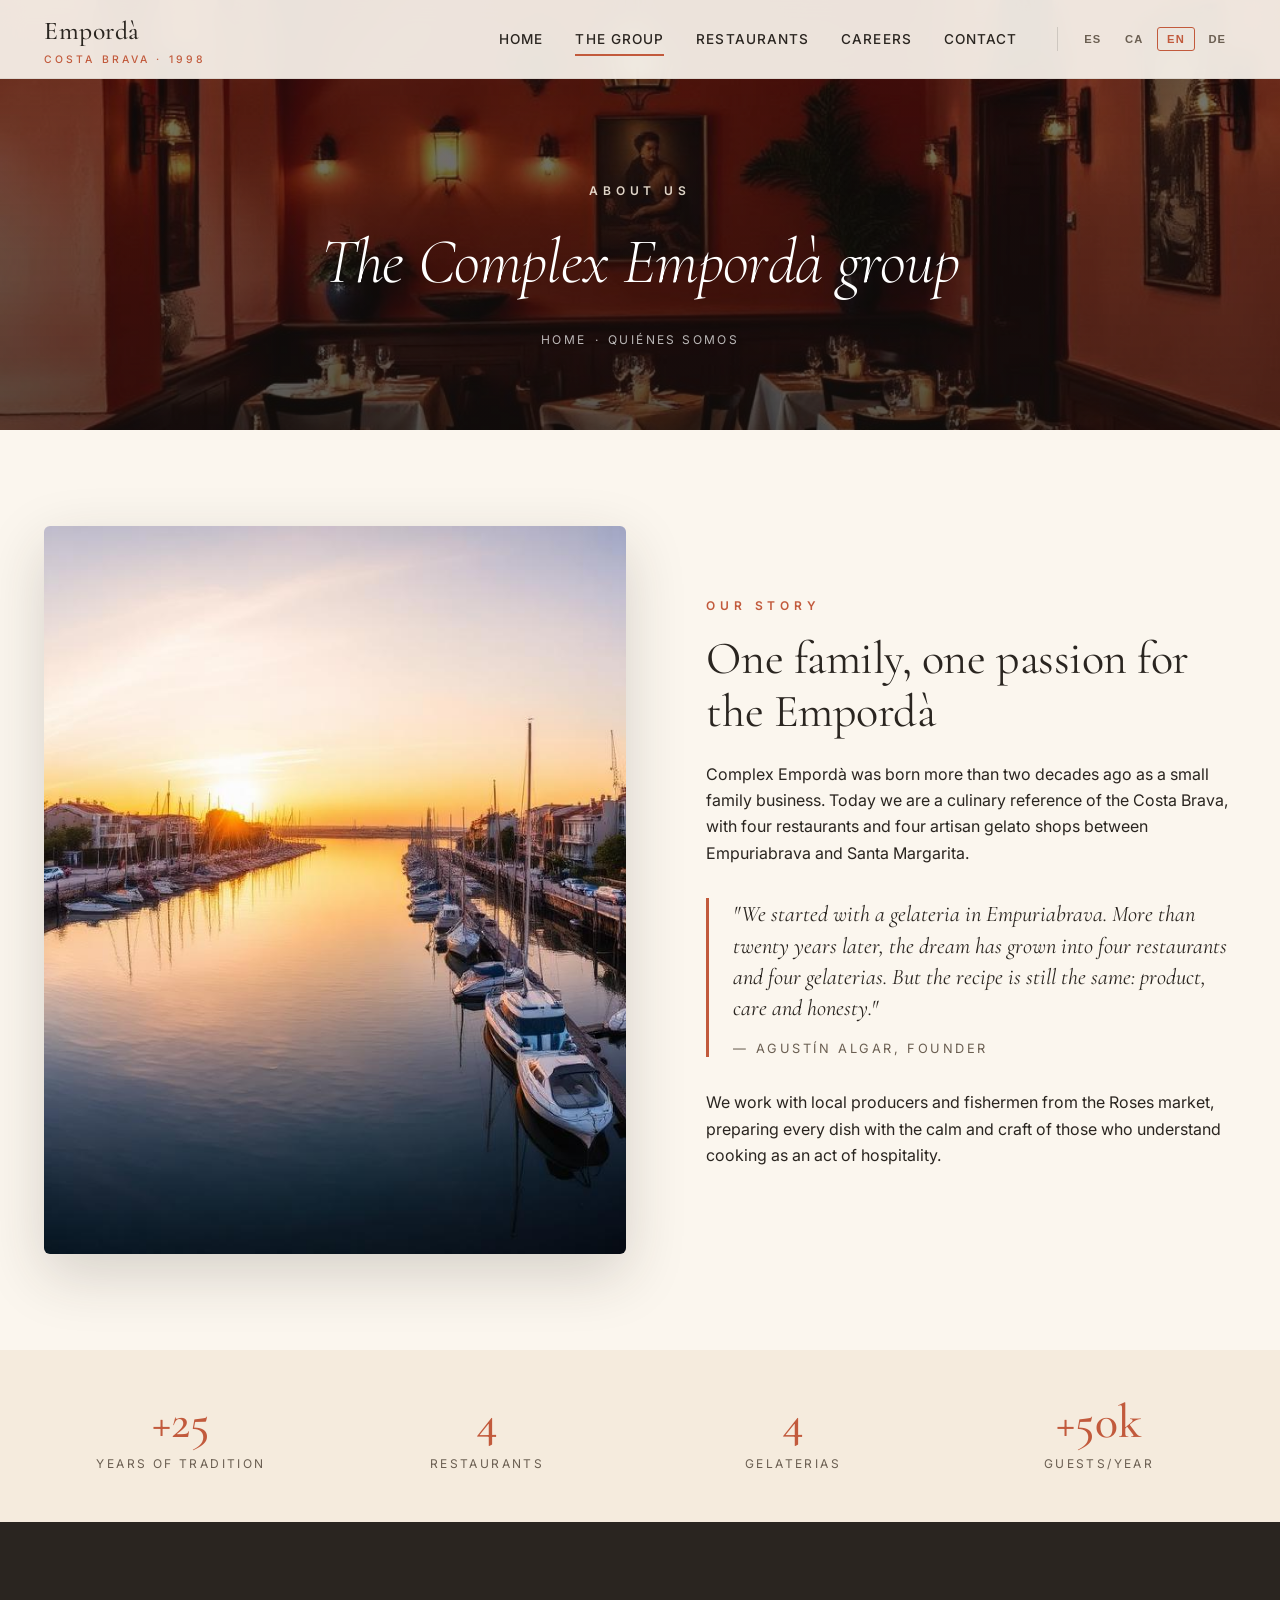
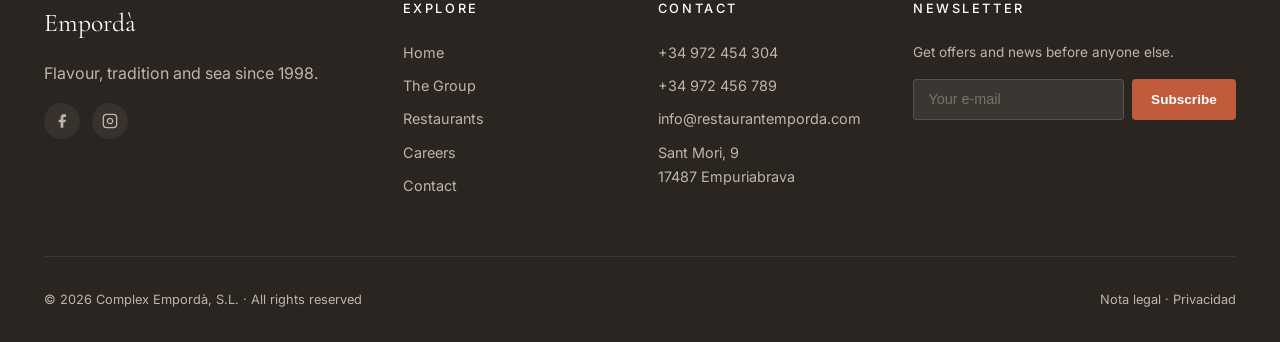
<file: grupo.html>
<!DOCTYPE html>
<html lang="es">
<head>
<meta charset="UTF-8">
<meta name="viewport" content="width=device-width,initial-scale=1">
<title>El Grupo Complex Empordà · Más de 25 años de cocina mediterránea</title>
<meta name="description" content="Conoce la historia del grupo Complex Empordà: 4 restaurantes y 4 heladerías en Empuriabrava y Santa Margarita, fundado por Agustín Algar.">
<meta name="theme-color" content="#C25A3C">
<link rel="canonical" href="https://www.restaurantemporda.com/grupo.html">
<link rel="alternate" hreflang="es" href="https://www.restaurantemporda.com/grupo.html">
<link rel="alternate" hreflang="ca" href="https://www.restaurantemporda.com/grupo.html">
<link rel="alternate" hreflang="en" href="https://www.restaurantemporda.com/grupo.html">
<link rel="alternate" hreflang="de" href="https://www.restaurantemporda.com/grupo.html">
<meta property="og:title" content="El Grupo Complex Empordà · Más de 25 años de cocina mediterránea">
<meta property="og:description" content="Conoce la historia del grupo Complex Empordà: 4 restaurantes y 4 heladerías en Empuriabrava y Santa Margarita, fundado por Agustín Algar.">
<meta property="og:image" content="https://www.restaurantemporda.com/images/hero.jpg">
<link rel="icon" type="image/svg+xml" href="data:image/svg+xml,%3Csvg xmlns='http://www.w3.org/2000/svg' viewBox='0 0 32 32'%3E%3Crect width='32' height='32' rx='6' fill='%23C25A3C'/%3E%3Ctext x='16' y='22' text-anchor='middle' fill='white' font-family='Georgia' font-size='20' font-weight='600'%3EE%3C/text%3E%3C/svg%3E">
<link rel="preconnect" href="https://fonts.googleapis.com">
<link rel="preconnect" href="https://fonts.gstatic.com" crossorigin>
<link href="https://fonts.googleapis.com/css2?family=Cormorant+Garamond:ital,wght@0,400;0,500;1,300;1,400&family=Inter:wght@300;400;500;600;700&display=swap" rel="stylesheet">
<link rel="stylesheet" href="styles.css">
</head>
<body>

<header class="site-header">
  <div class="container nav-wrap">
    <a href="index.html" class="brand">Empordà<small>Costa Brava · 1998</small></a>
    <button class="menu-toggle" aria-label="Menú"><span></span><span></span><span></span></button>
    <nav class="nav" aria-label="Principal">
      <a href="index.html"  data-i18n="nav.home">Inicio</a>
      <a href="grupo.html" class="active" data-i18n="nav.group">El Grupo</a>
      <a href="restaurantes.html"  data-i18n="nav.restaurants">Restaurantes</a>
      <a href="bolsa-trabajo.html"  data-i18n="nav.jobs">Trabaja con nosotros</a>
      <a href="contacto.html"  data-i18n="nav.contact">Contacto</a>
      <div class="lang-switch">
        <button class="lang-btn" data-lang="es">ES</button>
        <button class="lang-btn" data-lang="ca">CA</button>
        <button class="lang-btn" data-lang="en">EN</button>
        <button class="lang-btn" data-lang="de">DE</button>
      </div>
    </nav>
  </div>
</header>

<main>
<section class="page-hero">
    <div class="container">
      <span class="hero-eyebrow" data-i18n="group.eyebrow">Quiénes somos</span>
      <h1 data-i18n="group.title">El grupo Complex Empordà</h1>
      <nav class="breadcrumb"><a href="index.html" data-i18n="nav.home">Inicio</a> · <span>Quiénes somos</span></nav>
    </div>
  </section>
<section>
  <div class="container">
    <div class="story-grid">
      <div class="story-img reveal"><img src="images/empuriabrava.jpg" alt="Empuriabrava" loading="lazy" width="800" height="500"></div>
      <div class="reveal">
        <span class="eyebrow" data-i18n="story.eyebrow" style="display:block;font-size:.75rem;letter-spacing:.4em;text-transform:uppercase;color:var(--terracotta);font-weight:600;margin-bottom:1rem">Nuestra historia</span>
        <h2 data-i18n="story.title">Una familia, una pasión por el Empordà</h2>
        <p data-i18n="story.p1">Complex Empordà nació hace más de dos décadas como un pequeño negocio familiar. Hoy somos un referente gastronómico de la Costa Brava, con cuatro restaurantes y cuatro puntos de venta de helado artesano repartidos entre Empuriabrava y Santa Margarita.</p>
        <blockquote class="story-quote">
          <span data-i18n="story.quote">"Empezamos con una heladería en Empuriabrava. Más de veinte años después, el sueño se ha convertido en cuatro restaurantes y cuatro heladerías. Pero la receta sigue siendo la misma: producto, cariño y honestidad."</span>
          <cite data-i18n="story.cite">— Agustín Algar, fundador</cite>
        </blockquote>
        <p data-i18n="story.p2">Trabajamos con productores locales, pescadores de la lonja de Roses y elaboramos cada plato con la calma y el oficio de los que entienden la cocina como un acto de hospitalidad.</p>
      </div>
    </div>
  </div>
</section>
<section class="trust"><div class="container"><div class="trust-grid">
  <div class="trust-item"><span class="num">+25</span><span class="label" data-i18n="trust.years">Años de tradición</span></div>
  <div class="trust-item"><span class="num">4</span><span class="label" data-i18n="trust.restaurants">Restaurantes</span></div>
  <div class="trust-item"><span class="num">4</span><span class="label" data-i18n="trust.gelato">Heladerías</span></div>
  <div class="trust-item"><span class="num">+50k</span><span class="label" data-i18n="trust.guests">Comensales/año</span></div>
</div></div></section>

</main>

<footer class="site-footer">
  <div class="container">
    <div class="footer-grid">
      <div>
        <div class="footer-brand">Empordà</div>
        <p data-i18n="footer.tagline">Sabor, tradición y mar desde 1998.</p>
        <div class="socials">
          <a href="#" aria-label="Facebook"><svg width="16" height="16" viewBox="0 0 24 24" fill="currentColor"><path d="M18 2h-3a5 5 0 0 0-5 5v3H7v4h3v8h4v-8h3l1-4h-4V7a1 1 0 0 1 1-1h3z"/></svg></a>
          <a href="#" aria-label="Instagram"><svg width="16" height="16" viewBox="0 0 24 24" fill="none" stroke="currentColor" stroke-width="2"><rect x="2" y="2" width="20" height="20" rx="5"/><path d="M16 11.37A4 4 0 1 1 12.63 8 4 4 0 0 1 16 11.37z"/><line x1="17.5" y1="6.5" x2="17.51" y2="6.5"/></svg></a>
        </div>
      </div>
      <div>
        <h4 data-i18n="footer.explore">Explorar</h4>
        <ul>
          <li><a href="index.html" data-i18n="nav.home">Inicio</a></li>
          <li><a href="grupo.html" data-i18n="nav.group">El Grupo</a></li>
          <li><a href="restaurantes.html" data-i18n="nav.restaurants">Restaurantes</a></li>
          <li><a href="bolsa-trabajo.html" data-i18n="nav.jobs">Trabaja con nosotros</a></li>
          <li><a href="contacto.html" data-i18n="nav.contact">Contacto</a></li>
        </ul>
      </div>
      <div>
        <h4 data-i18n="footer.contact">Contacto</h4>
        <ul>
          <li><a href="tel:+34972454304">+34 972 454 304</a></li>
          <li><a href="tel:+34972456789">+34 972 456 789</a></li>
          <li><a href="mailto:info@restaurantemporda.com">info@restaurantemporda.com</a></li>
          <li>Sant Mori, 9<br>17487 Empuriabrava</li>
        </ul>
      </div>
      <div>
        <h4 data-i18n="footer.newsletter">Novedades</h4>
        <p style="font-size:.85rem" data-i18n="footer.newsletter.lead">Recibe ofertas y novedades antes que nadie.</p>
        <form class="newsletter" data-form>
          <input type="email" required data-i18n-placeholder="footer.email" placeholder="Tu e-mail">
          <button type="submit" data-i18n="footer.subscribe">Suscribir</button>
        </form>
      </div>
    </div>
    <div class="footer-bottom">
      <span data-i18n="footer.legal">© 2026 Complex Empordà, S.L. · Todos los derechos reservados</span>
      <span><a href="legal.html">Nota legal</a> · <a href="legal.html">Privacidad</a></span>
    </div>
  </div>
</footer>

<script src="main.js"></script>
</body>
</html>
</file>
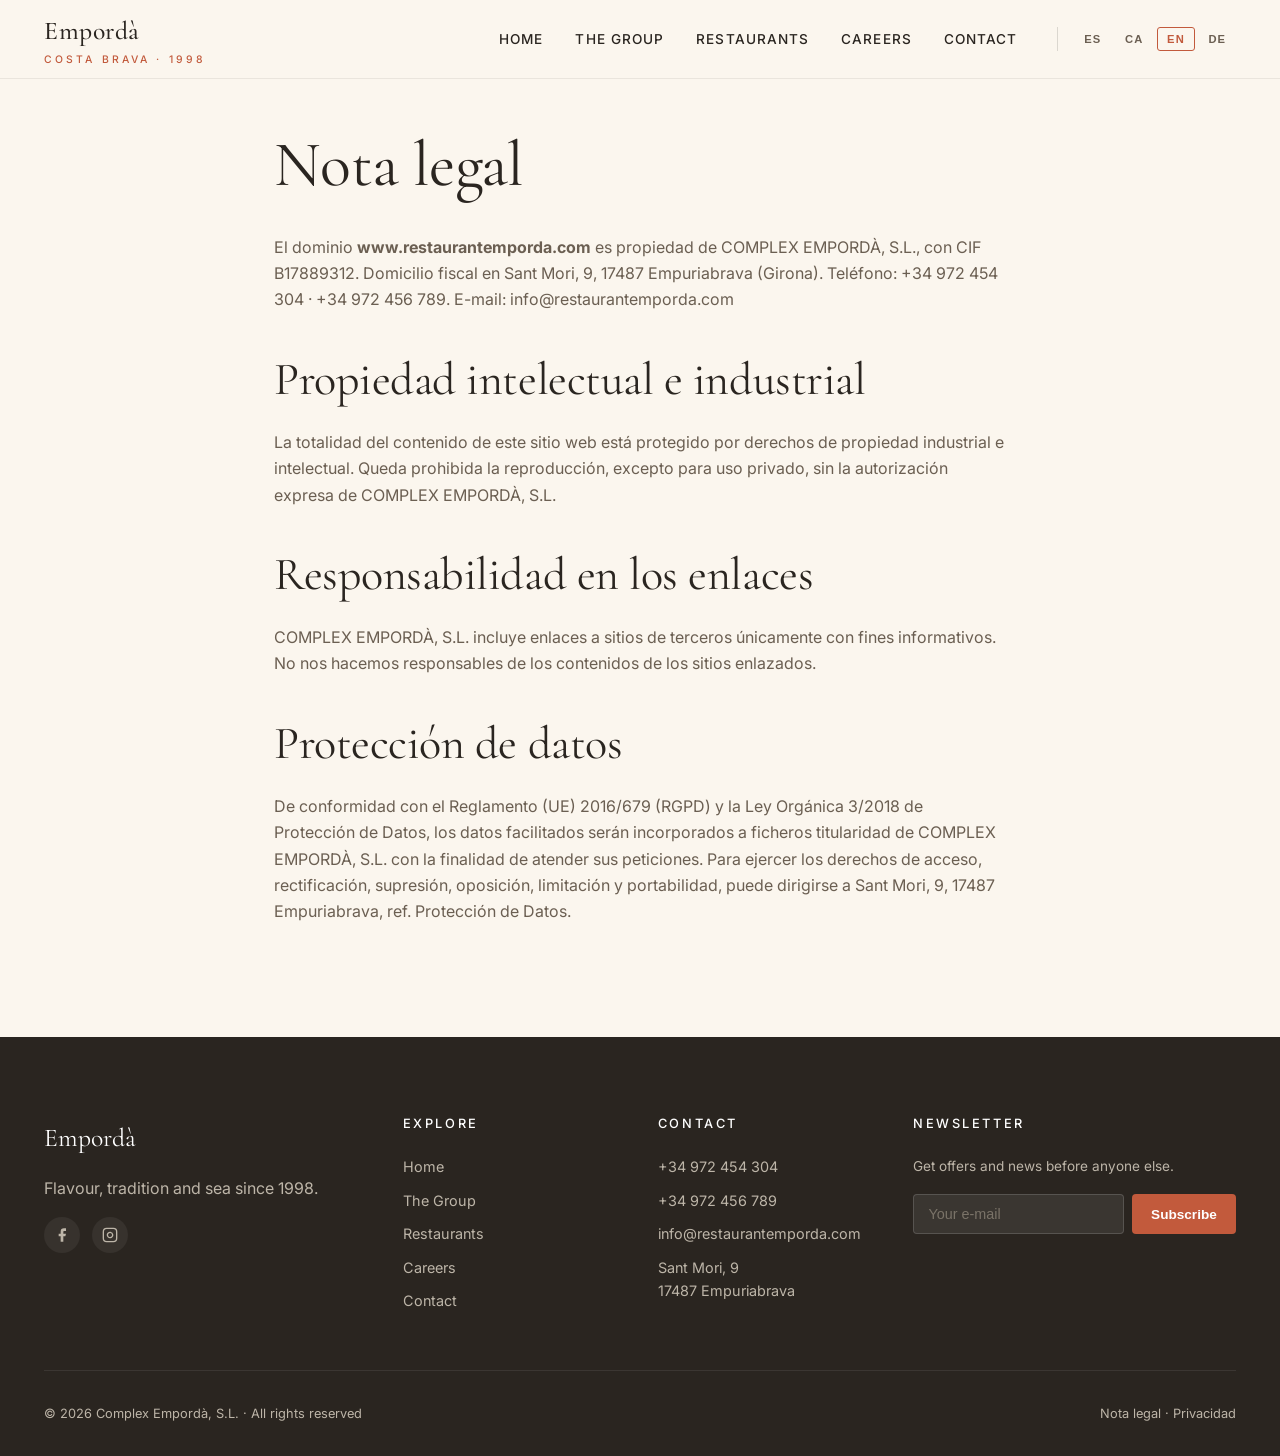
<file: legal.html>
<!DOCTYPE html>
<html lang="es">
<head>
<meta charset="UTF-8">
<meta name="viewport" content="width=device-width,initial-scale=1">
<title>Nota legal · Restaurant Empordà</title>
<meta name="description" content="Aviso legal y política de privacidad de Complex Empordà, S.L.">
<meta name="theme-color" content="#C25A3C">
<link rel="canonical" href="https://www.restaurantemporda.com/legal.html">
<link rel="alternate" hreflang="es" href="https://www.restaurantemporda.com/legal.html">
<link rel="alternate" hreflang="ca" href="https://www.restaurantemporda.com/legal.html">
<link rel="alternate" hreflang="en" href="https://www.restaurantemporda.com/legal.html">
<link rel="alternate" hreflang="de" href="https://www.restaurantemporda.com/legal.html">
<meta property="og:title" content="Nota legal · Restaurant Empordà">
<meta property="og:description" content="Aviso legal y política de privacidad de Complex Empordà, S.L.">
<meta property="og:image" content="https://www.restaurantemporda.com/images/hero.jpg">
<link rel="icon" type="image/svg+xml" href="data:image/svg+xml,%3Csvg xmlns='http://www.w3.org/2000/svg' viewBox='0 0 32 32'%3E%3Crect width='32' height='32' rx='6' fill='%23C25A3C'/%3E%3Ctext x='16' y='22' text-anchor='middle' fill='white' font-family='Georgia' font-size='20' font-weight='600'%3EE%3C/text%3E%3C/svg%3E">
<link rel="preconnect" href="https://fonts.googleapis.com">
<link rel="preconnect" href="https://fonts.gstatic.com" crossorigin>
<link href="https://fonts.googleapis.com/css2?family=Cormorant+Garamond:ital,wght@0,400;0,500;1,300;1,400&family=Inter:wght@300;400;500;600;700&display=swap" rel="stylesheet">
<link rel="stylesheet" href="styles.css">
</head>
<body>

<header class="site-header">
  <div class="container nav-wrap">
    <a href="index.html" class="brand">Empordà<small>Costa Brava · 1998</small></a>
    <button class="menu-toggle" aria-label="Menú"><span></span><span></span><span></span></button>
    <nav class="nav" aria-label="Principal">
      <a href="index.html"  data-i18n="nav.home">Inicio</a>
      <a href="grupo.html"  data-i18n="nav.group">El Grupo</a>
      <a href="restaurantes.html"  data-i18n="nav.restaurants">Restaurantes</a>
      <a href="bolsa-trabajo.html"  data-i18n="nav.jobs">Trabaja con nosotros</a>
      <a href="contacto.html"  data-i18n="nav.contact">Contacto</a>
      <div class="lang-switch">
        <button class="lang-btn" data-lang="es">ES</button>
        <button class="lang-btn" data-lang="ca">CA</button>
        <button class="lang-btn" data-lang="en">EN</button>
        <button class="lang-btn" data-lang="de">DE</button>
      </div>
    </nav>
  </div>
</header>

<main>

<section class="legal">
  <div class="container legal-content">
    <h1>Nota legal</h1>
    <p>El dominio <strong>www.restaurantemporda.com</strong> es propiedad de COMPLEX EMPORDÀ, S.L., con CIF B17889312. Domicilio fiscal en Sant Mori, 9, 17487 Empuriabrava (Girona). Teléfono: +34 972 454 304 · +34 972 456 789. E-mail: info@restaurantemporda.com</p>
    <h2>Propiedad intelectual e industrial</h2>
    <p>La totalidad del contenido de este sitio web está protegido por derechos de propiedad industrial e intelectual. Queda prohibida la reproducción, excepto para uso privado, sin la autorización expresa de COMPLEX EMPORDÀ, S.L.</p>
    <h2>Responsabilidad en los enlaces</h2>
    <p>COMPLEX EMPORDÀ, S.L. incluye enlaces a sitios de terceros únicamente con fines informativos. No nos hacemos responsables de los contenidos de los sitios enlazados.</p>
    <h2>Protección de datos</h2>
    <p>De conformidad con el Reglamento (UE) 2016/679 (RGPD) y la Ley Orgánica 3/2018 de Protección de Datos, los datos facilitados serán incorporados a ficheros titularidad de COMPLEX EMPORDÀ, S.L. con la finalidad de atender sus peticiones. Para ejercer los derechos de acceso, rectificación, supresión, oposición, limitación y portabilidad, puede dirigirse a Sant Mori, 9, 17487 Empuriabrava, ref. Protección de Datos.</p>
  </div>
</section>

</main>

<footer class="site-footer">
  <div class="container">
    <div class="footer-grid">
      <div>
        <div class="footer-brand">Empordà</div>
        <p data-i18n="footer.tagline">Sabor, tradición y mar desde 1998.</p>
        <div class="socials">
          <a href="#" aria-label="Facebook"><svg width="16" height="16" viewBox="0 0 24 24" fill="currentColor"><path d="M18 2h-3a5 5 0 0 0-5 5v3H7v4h3v8h4v-8h3l1-4h-4V7a1 1 0 0 1 1-1h3z"/></svg></a>
          <a href="#" aria-label="Instagram"><svg width="16" height="16" viewBox="0 0 24 24" fill="none" stroke="currentColor" stroke-width="2"><rect x="2" y="2" width="20" height="20" rx="5"/><path d="M16 11.37A4 4 0 1 1 12.63 8 4 4 0 0 1 16 11.37z"/><line x1="17.5" y1="6.5" x2="17.51" y2="6.5"/></svg></a>
        </div>
      </div>
      <div>
        <h4 data-i18n="footer.explore">Explorar</h4>
        <ul>
          <li><a href="index.html" data-i18n="nav.home">Inicio</a></li>
          <li><a href="grupo.html" data-i18n="nav.group">El Grupo</a></li>
          <li><a href="restaurantes.html" data-i18n="nav.restaurants">Restaurantes</a></li>
          <li><a href="bolsa-trabajo.html" data-i18n="nav.jobs">Trabaja con nosotros</a></li>
          <li><a href="contacto.html" data-i18n="nav.contact">Contacto</a></li>
        </ul>
      </div>
      <div>
        <h4 data-i18n="footer.contact">Contacto</h4>
        <ul>
          <li><a href="tel:+34972454304">+34 972 454 304</a></li>
          <li><a href="tel:+34972456789">+34 972 456 789</a></li>
          <li><a href="mailto:info@restaurantemporda.com">info@restaurantemporda.com</a></li>
          <li>Sant Mori, 9<br>17487 Empuriabrava</li>
        </ul>
      </div>
      <div>
        <h4 data-i18n="footer.newsletter">Novedades</h4>
        <p style="font-size:.85rem" data-i18n="footer.newsletter.lead">Recibe ofertas y novedades antes que nadie.</p>
        <form class="newsletter" data-form>
          <input type="email" required data-i18n-placeholder="footer.email" placeholder="Tu e-mail">
          <button type="submit" data-i18n="footer.subscribe">Suscribir</button>
        </form>
      </div>
    </div>
    <div class="footer-bottom">
      <span data-i18n="footer.legal">© 2026 Complex Empordà, S.L. · Todos los derechos reservados</span>
      <span><a href="legal.html">Nota legal</a> · <a href="legal.html">Privacidad</a></span>
    </div>
  </div>
</footer>

<script src="main.js"></script>
</body>
</html>
</file>
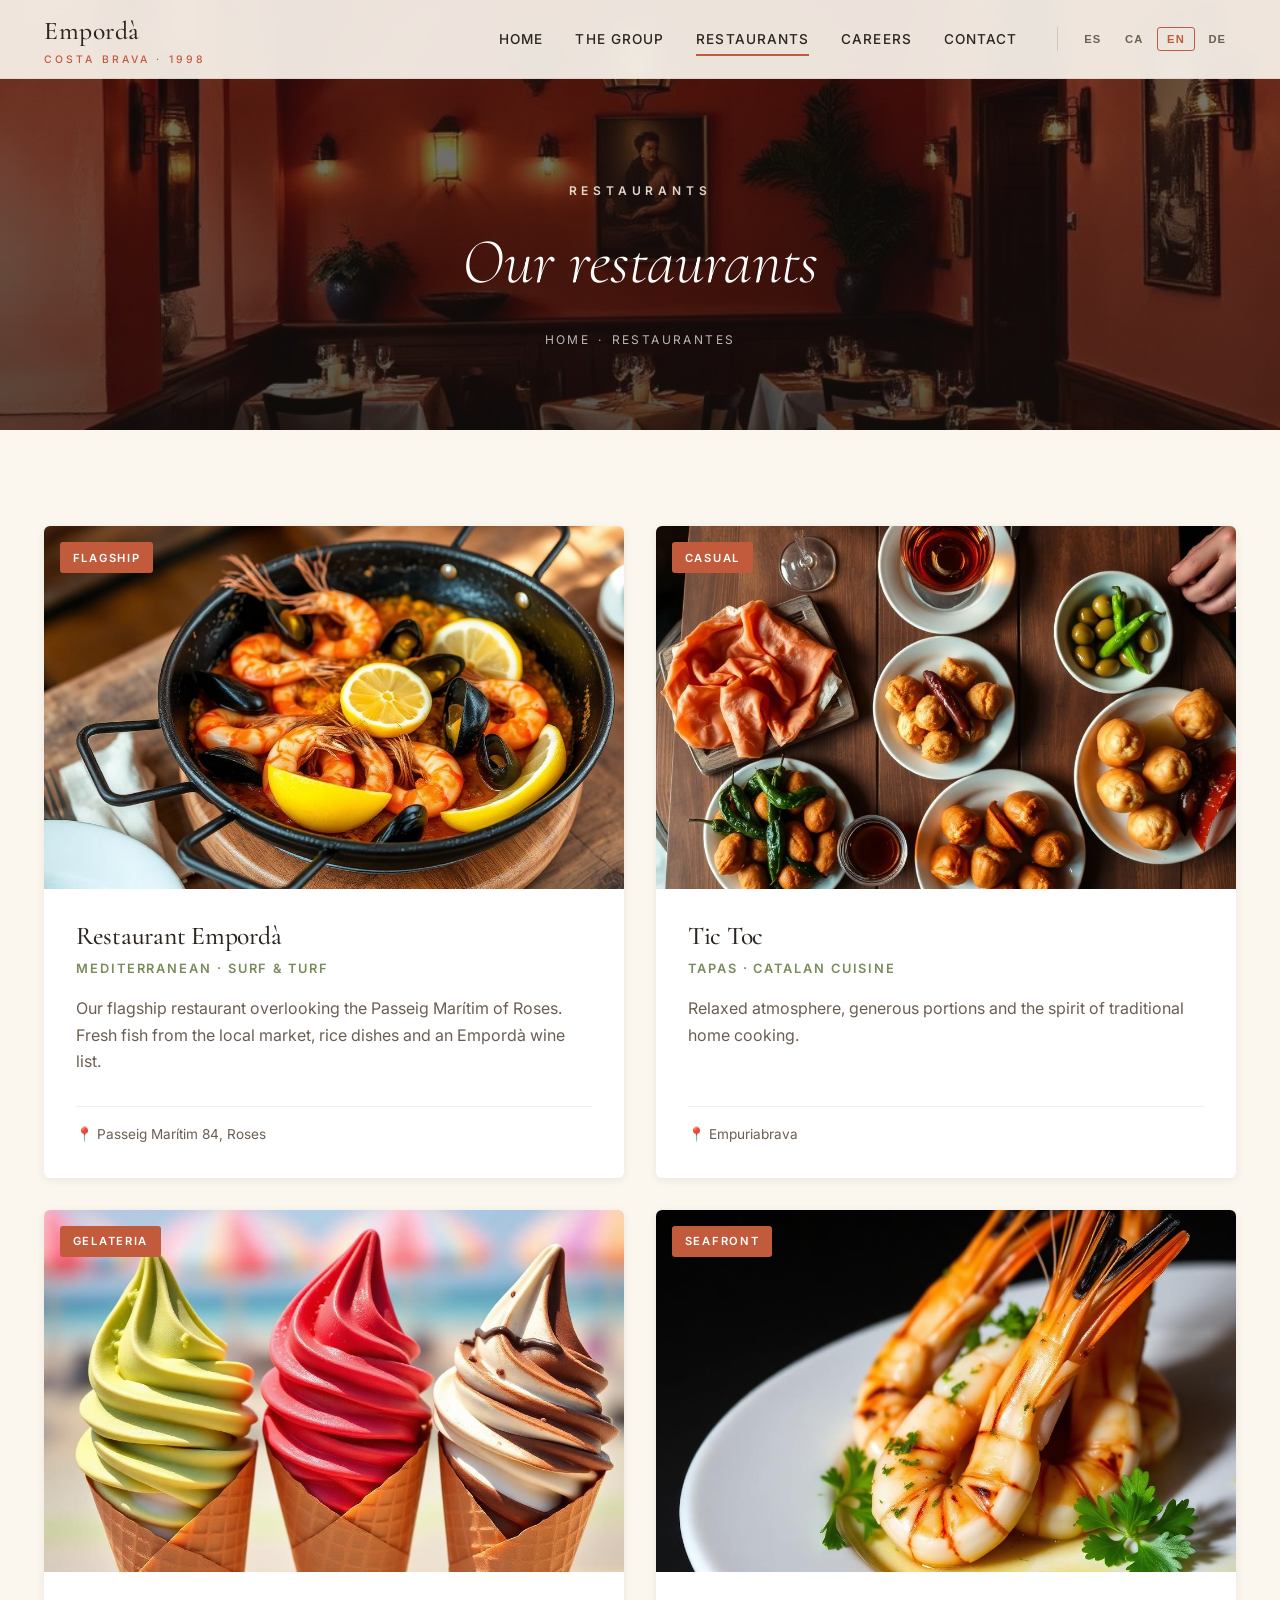
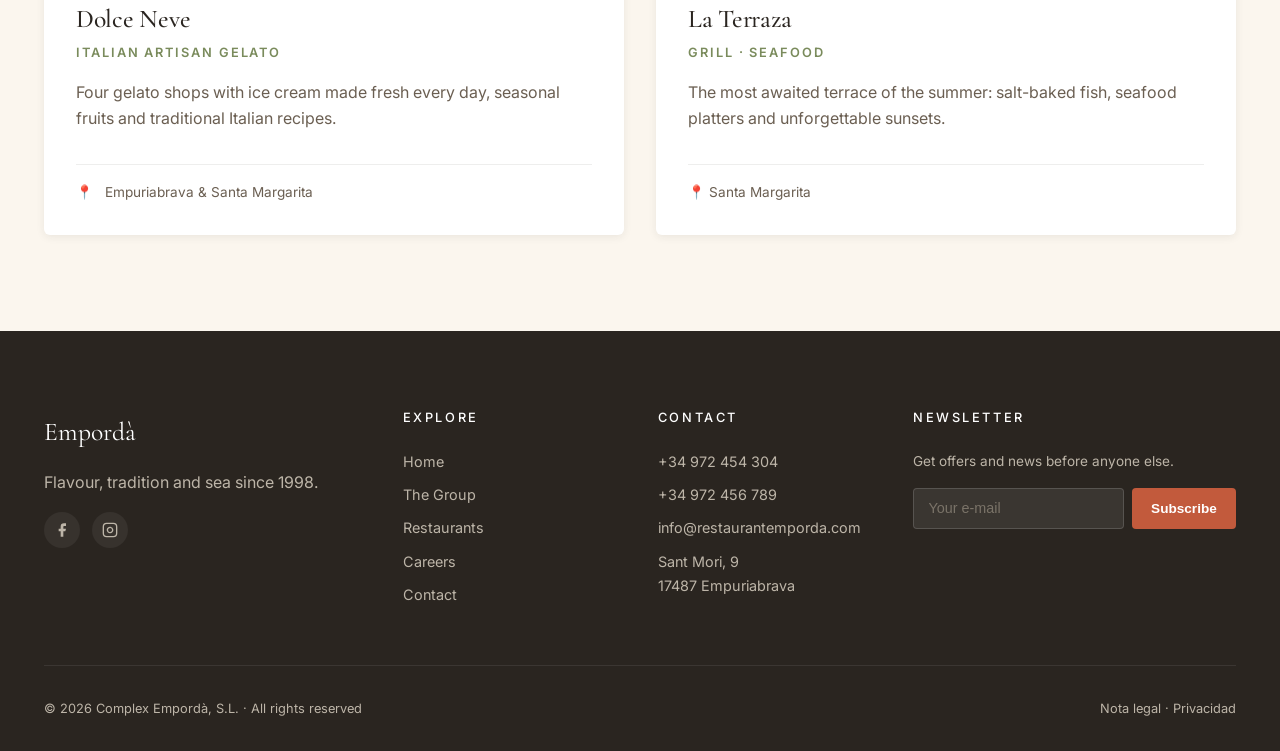
<file: restaurantes.html>
<!DOCTYPE html>
<html lang="es">
<head>
<meta charset="UTF-8">
<meta name="viewport" content="width=device-width,initial-scale=1">
<title>Nuestros restaurantes y heladerías · Empuriabrava y Santa Margarita</title>
<meta name="description" content="4 restaurantes y 4 heladerías Dolce Neve en la Costa Brava. Restaurant Empordà, Tic Toc, La Terraza y más. Reserva tu mesa frente al mar.">
<meta name="theme-color" content="#C25A3C">
<link rel="canonical" href="https://www.restaurantemporda.com/restaurantes.html">
<link rel="alternate" hreflang="es" href="https://www.restaurantemporda.com/restaurantes.html">
<link rel="alternate" hreflang="ca" href="https://www.restaurantemporda.com/restaurantes.html">
<link rel="alternate" hreflang="en" href="https://www.restaurantemporda.com/restaurantes.html">
<link rel="alternate" hreflang="de" href="https://www.restaurantemporda.com/restaurantes.html">
<meta property="og:title" content="Nuestros restaurantes y heladerías · Empuriabrava y Santa Margarita">
<meta property="og:description" content="4 restaurantes y 4 heladerías Dolce Neve en la Costa Brava. Restaurant Empordà, Tic Toc, La Terraza y más. Reserva tu mesa frente al mar.">
<meta property="og:image" content="https://www.restaurantemporda.com/images/hero.jpg">
<link rel="icon" type="image/svg+xml" href="data:image/svg+xml,%3Csvg xmlns='http://www.w3.org/2000/svg' viewBox='0 0 32 32'%3E%3Crect width='32' height='32' rx='6' fill='%23C25A3C'/%3E%3Ctext x='16' y='22' text-anchor='middle' fill='white' font-family='Georgia' font-size='20' font-weight='600'%3EE%3C/text%3E%3C/svg%3E">
<link rel="preconnect" href="https://fonts.googleapis.com">
<link rel="preconnect" href="https://fonts.gstatic.com" crossorigin>
<link href="https://fonts.googleapis.com/css2?family=Cormorant+Garamond:ital,wght@0,400;0,500;1,300;1,400&family=Inter:wght@300;400;500;600;700&display=swap" rel="stylesheet">
<link rel="stylesheet" href="styles.css">
</head>
<body>

<header class="site-header">
  <div class="container nav-wrap">
    <a href="index.html" class="brand">Empordà<small>Costa Brava · 1998</small></a>
    <button class="menu-toggle" aria-label="Menú"><span></span><span></span><span></span></button>
    <nav class="nav" aria-label="Principal">
      <a href="index.html"  data-i18n="nav.home">Inicio</a>
      <a href="grupo.html"  data-i18n="nav.group">El Grupo</a>
      <a href="restaurantes.html" class="active" data-i18n="nav.restaurants">Restaurantes</a>
      <a href="bolsa-trabajo.html"  data-i18n="nav.jobs">Trabaja con nosotros</a>
      <a href="contacto.html"  data-i18n="nav.contact">Contacto</a>
      <div class="lang-switch">
        <button class="lang-btn" data-lang="es">ES</button>
        <button class="lang-btn" data-lang="ca">CA</button>
        <button class="lang-btn" data-lang="en">EN</button>
        <button class="lang-btn" data-lang="de">DE</button>
      </div>
    </nav>
  </div>
</header>

<main>
<section class="page-hero">
    <div class="container">
      <span class="hero-eyebrow" data-i18n="nav.restaurants">Restaurantes</span>
      <h1 data-i18n="rest.title">Nuestros restaurantes</h1>
      <nav class="breadcrumb"><a href="index.html" data-i18n="nav.home">Inicio</a> · <span>Restaurantes</span></nav>
    </div>
  </section>
<section>
  <div class="container">
    <div class="restaurants-grid">
      <article class="rest-card reveal">
        <div class="rest-card-img"><span class="rest-card-tag" data-i18n="rest.emporda.tag">Insignia</span><img src="images/dish-2.jpg" alt="Restaurant Empordà" loading="lazy" width="800" height="500"></div>
        <div class="rest-card-body">
          <h3>Restaurant Empordà</h3>
          <span class="specialty" data-i18n="rest.emporda.spec">Cocina mediterránea · Mar y montaña</span>
          <p data-i18n="rest.emporda.desc">Nuestro restaurante principal frente al Passeig Marítim de Roses.</p>
          <div class="meta">📍 Passeig Marítim 84, Roses</div>
        </div>
      </article>
      <article class="rest-card reveal">
        <div class="rest-card-img"><span class="rest-card-tag" data-i18n="rest.tictoc.tag">Familiar</span><img src="images/tapas.jpg" alt="Tic Toc" loading="lazy" width="800" height="500"></div>
        <div class="rest-card-body">
          <h3>Tic Toc</h3>
          <span class="specialty" data-i18n="rest.tictoc.spec">Tapas · Cocina catalana</span>
          <p data-i18n="rest.tictoc.desc">Ambiente desenfadado y raciones generosas.</p>
          <div class="meta">📍 Empuriabrava</div>
        </div>
      </article>
      <article class="rest-card reveal">
        <div class="rest-card-img"><span class="rest-card-tag" data-i18n="rest.dolce.tag">Heladería</span><img src="images/gelato.jpg" alt="Dolce Neve" loading="lazy" width="800" height="500"></div>
        <div class="rest-card-body">
          <h3>Dolce Neve</h3>
          <span class="specialty" data-i18n="rest.dolce.spec">Helado artesano italiano</span>
          <p data-i18n="rest.dolce.desc">Cuatro puntos de venta de helado artesano.</p>
          <div class="meta">📍 <span data-i18n="rest.location">Empuriabrava & Santa Margarita</span></div>
        </div>
      </article>
      <article class="rest-card reveal">
        <div class="rest-card-img"><span class="rest-card-tag" data-i18n="rest.terraza.tag">Frente al mar</span><img src="images/dish-3.jpg" alt="La Terraza" loading="lazy" width="800" height="500"></div>
        <div class="rest-card-body">
          <h3>La Terraza</h3>
          <span class="specialty" data-i18n="rest.terraza.spec">Brasa · Marisco</span>
          <p data-i18n="rest.terraza.desc">Pescado a la sal, mariscadas y atardeceres inolvidables.</p>
          <div class="meta">📍 Santa Margarita</div>
        </div>
      </article>
    </div>
  </div>
</section>

</main>

<footer class="site-footer">
  <div class="container">
    <div class="footer-grid">
      <div>
        <div class="footer-brand">Empordà</div>
        <p data-i18n="footer.tagline">Sabor, tradición y mar desde 1998.</p>
        <div class="socials">
          <a href="#" aria-label="Facebook"><svg width="16" height="16" viewBox="0 0 24 24" fill="currentColor"><path d="M18 2h-3a5 5 0 0 0-5 5v3H7v4h3v8h4v-8h3l1-4h-4V7a1 1 0 0 1 1-1h3z"/></svg></a>
          <a href="#" aria-label="Instagram"><svg width="16" height="16" viewBox="0 0 24 24" fill="none" stroke="currentColor" stroke-width="2"><rect x="2" y="2" width="20" height="20" rx="5"/><path d="M16 11.37A4 4 0 1 1 12.63 8 4 4 0 0 1 16 11.37z"/><line x1="17.5" y1="6.5" x2="17.51" y2="6.5"/></svg></a>
        </div>
      </div>
      <div>
        <h4 data-i18n="footer.explore">Explorar</h4>
        <ul>
          <li><a href="index.html" data-i18n="nav.home">Inicio</a></li>
          <li><a href="grupo.html" data-i18n="nav.group">El Grupo</a></li>
          <li><a href="restaurantes.html" data-i18n="nav.restaurants">Restaurantes</a></li>
          <li><a href="bolsa-trabajo.html" data-i18n="nav.jobs">Trabaja con nosotros</a></li>
          <li><a href="contacto.html" data-i18n="nav.contact">Contacto</a></li>
        </ul>
      </div>
      <div>
        <h4 data-i18n="footer.contact">Contacto</h4>
        <ul>
          <li><a href="tel:+34972454304">+34 972 454 304</a></li>
          <li><a href="tel:+34972456789">+34 972 456 789</a></li>
          <li><a href="mailto:info@restaurantemporda.com">info@restaurantemporda.com</a></li>
          <li>Sant Mori, 9<br>17487 Empuriabrava</li>
        </ul>
      </div>
      <div>
        <h4 data-i18n="footer.newsletter">Novedades</h4>
        <p style="font-size:.85rem" data-i18n="footer.newsletter.lead">Recibe ofertas y novedades antes que nadie.</p>
        <form class="newsletter" data-form>
          <input type="email" required data-i18n-placeholder="footer.email" placeholder="Tu e-mail">
          <button type="submit" data-i18n="footer.subscribe">Suscribir</button>
        </form>
      </div>
    </div>
    <div class="footer-bottom">
      <span data-i18n="footer.legal">© 2026 Complex Empordà, S.L. · Todos los derechos reservados</span>
      <span><a href="legal.html">Nota legal</a> · <a href="legal.html">Privacidad</a></span>
    </div>
  </div>
</footer>

<script src="main.js"></script>
</body>
</html>
</file>
<file: styles.css>
/* ============================================
   Restaurant Empordà — Mediterranean warm theme
   ============================================ */

:root{
  --terracotta:#C25A3C;
  --terracotta-dark:#A04528;
  --sea:#1E4D5C;
  --sea-dark:#143540;
  --sand:#F5EBDD;
  --sand-light:#FBF6EE;
  --olive:#7A8B5C;
  --charcoal:#2A2520;
  --muted:#6B5F52;
  --white:#FFFFFF;
  --shadow-sm:0 2px 8px rgba(42,37,32,.08);
  --shadow-md:0 8px 24px rgba(42,37,32,.12);
  --shadow-lg:0 20px 60px rgba(42,37,32,.18);
  --radius:6px;
  --max:1240px;
  --serif:'Cormorant Garamond', Georgia, serif;
  --sans:'Inter', system-ui, -apple-system, sans-serif;
}

*,*::before,*::after{box-sizing:border-box}
html{scroll-behavior:smooth;-webkit-text-size-adjust:100%}
body{
  margin:0;
  font-family:var(--sans);
  font-size:16px;
  line-height:1.65;
  color:var(--charcoal);
  background:var(--sand-light);
  -webkit-font-smoothing:antialiased;
}
img{max-width:100%;display:block;height:auto}
a{color:inherit;text-decoration:none;transition:color .2s}
a:hover{color:var(--terracotta)}

h1,h2,h3,h4{
  font-family:var(--serif);
  font-weight:500;
  line-height:1.15;
  letter-spacing:-.01em;
  margin:0 0 .5em;
  color:var(--charcoal);
}
h1{font-size:clamp(2.4rem,5vw,4.4rem);font-weight:400}
h2{font-size:clamp(1.9rem,3.6vw,3rem);font-weight:400}
h3{font-size:clamp(1.3rem,2vw,1.6rem)}
p{margin:0 0 1em}
.lead{font-size:1.15rem;color:var(--muted);max-width:60ch}

.container{max-width:var(--max);margin:0 auto;padding:0 1.5rem}

/* Buttons */
.btn{
  display:inline-flex;align-items:center;gap:.5rem;
  padding:.95rem 1.8rem;
  font-family:var(--sans);font-weight:600;font-size:.95rem;
  letter-spacing:.04em;text-transform:uppercase;
  border-radius:var(--radius);border:2px solid transparent;
  cursor:pointer;transition:all .25s ease;
  white-space:nowrap;
}
.btn-primary{background:var(--terracotta);color:#fff}
.btn-primary:hover{background:var(--terracotta-dark);color:#fff;transform:translateY(-2px);box-shadow:var(--shadow-md)}
.btn-outline{background:transparent;border-color:#fff;color:#fff}
.btn-outline:hover{background:#fff;color:var(--charcoal)}
.btn-ghost{background:transparent;border-color:var(--charcoal);color:var(--charcoal)}
.btn-ghost:hover{background:var(--charcoal);color:#fff}

/* Header */
.site-header{
  position:fixed;top:0;left:0;right:0;z-index:50;
  background:rgba(251,246,238,.92);
  backdrop-filter:blur(12px);-webkit-backdrop-filter:blur(12px);
  border-bottom:1px solid rgba(42,37,32,.08);
  transition:all .3s;
}
.site-header.transparent{background:transparent;border-color:transparent}
.site-header.transparent .nav a,.site-header.transparent .brand{color:#fff}
.site-header.transparent .lang-btn{color:#fff;border-color:rgba(255,255,255,.4)}
.nav-wrap{display:flex;align-items:center;justify-content:space-between;height:78px}
.brand{
  font-family:var(--serif);font-size:1.6rem;font-weight:500;
  letter-spacing:.02em;color:var(--charcoal);
}
.brand small{display:block;font-family:var(--sans);font-size:.65rem;letter-spacing:.3em;text-transform:uppercase;color:var(--terracotta);margin-top:-2px}
.nav{display:flex;align-items:center;gap:2rem}
.nav a{
  font-size:.85rem;font-weight:500;letter-spacing:.08em;
  text-transform:uppercase;color:var(--charcoal);position:relative;
}
.nav a::after{
  content:'';position:absolute;left:0;bottom:-6px;
  width:0;height:2px;background:var(--terracotta);transition:width .25s;
}
.nav a:hover::after,.nav a.active::after{width:100%}
.lang-switch{display:flex;gap:.25rem;border-left:1px solid rgba(42,37,32,.15);padding-left:1rem;margin-left:.5rem}
.lang-btn{
  background:transparent;border:1px solid transparent;
  padding:.3rem .55rem;font-size:.7rem;font-weight:600;letter-spacing:.1em;
  cursor:pointer;border-radius:3px;color:var(--muted);text-transform:uppercase;
  transition:all .2s;
}
.lang-btn:hover{color:var(--terracotta)}
.lang-btn.active{color:var(--terracotta);border-color:var(--terracotta)}

.menu-toggle{display:none;background:transparent;border:0;cursor:pointer;padding:.5rem}
.menu-toggle span{display:block;width:26px;height:2px;background:var(--charcoal);margin:6px 0;transition:all .25s}
.site-header.transparent .menu-toggle span{background:#fff}

/* Hero */
.hero{
  position:relative;min-height:100vh;
  display:flex;align-items:center;justify-content:center;
  color:#fff;text-align:center;overflow:hidden;
  background:#1a1410;
}
.hero-bg{
  position:absolute;inset:0;
  background:url('images/hero.jpg') center/cover no-repeat;
  transform:scale(1.05);
}
.hero-bg::after{
  content:'';position:absolute;inset:0;
  background:linear-gradient(180deg,rgba(20,16,12,.4) 0%,rgba(20,16,12,.55) 60%,rgba(20,16,12,.85) 100%);
}
.hero-content{position:relative;z-index:2;max-width:820px;padding:8rem 1.5rem 4rem}
.hero-eyebrow{
  display:inline-block;font-size:.75rem;font-weight:600;
  letter-spacing:.4em;text-transform:uppercase;
  color:var(--sand);margin-bottom:1.5rem;opacity:.9;
}
.hero h1{color:#fff;margin-bottom:1rem;font-style:italic;font-weight:300}
.hero p{font-size:1.2rem;max-width:600px;margin:0 auto 2.5rem;color:rgba(255,255,255,.92)}
.hero-cta{display:flex;gap:1rem;justify-content:center;flex-wrap:wrap}
.scroll-hint{
  position:absolute;bottom:2rem;left:50%;transform:translateX(-50%);z-index:2;
  color:#fff;font-size:.7rem;letter-spacing:.3em;text-transform:uppercase;
  animation:bounce 2s infinite;
}
@keyframes bounce{0%,100%{transform:translateX(-50%) translateY(0)}50%{transform:translateX(-50%) translateY(-8px)}}

/* Sections */
section{padding:6rem 0}
.section-head{text-align:center;max-width:680px;margin:0 auto 4rem}
.section-head .eyebrow{
  display:block;font-size:.75rem;font-weight:600;
  letter-spacing:.4em;text-transform:uppercase;
  color:var(--terracotta);margin-bottom:1rem;
}
.section-head p{color:var(--muted);font-size:1.1rem}

/* Trust strip */
.trust{background:var(--sand);padding:3rem 0}
.trust-grid{
  display:grid;grid-template-columns:repeat(4,1fr);
  gap:2rem;text-align:center;
}
.trust-item .num{
  font-family:var(--serif);font-size:3rem;font-weight:500;
  color:var(--terracotta);line-height:1;display:block;
}
.trust-item .label{
  font-size:.75rem;letter-spacing:.2em;text-transform:uppercase;
  color:var(--muted);margin-top:.5rem;display:block;
}

/* Restaurants grid */
.restaurants-grid{
  display:grid;grid-template-columns:repeat(2,1fr);gap:2rem;
}
.rest-card{
  background:#fff;border-radius:var(--radius);overflow:hidden;
  box-shadow:var(--shadow-sm);transition:all .35s ease;
  display:flex;flex-direction:column;
}
.rest-card:hover{transform:translateY(-6px);box-shadow:var(--shadow-lg)}
.rest-card-img{position:relative;aspect-ratio:16/10;overflow:hidden}
.rest-card-img img{width:100%;height:100%;object-fit:cover;transition:transform .6s ease}
.rest-card:hover .rest-card-img img{transform:scale(1.05)}
.rest-card-tag{
  position:absolute;top:1rem;left:1rem;
  background:var(--terracotta);color:#fff;
  font-size:.7rem;letter-spacing:.15em;text-transform:uppercase;
  padding:.4rem .8rem;border-radius:3px;font-weight:600;
}
.rest-card-body{padding:2rem;flex:1;display:flex;flex-direction:column}
.rest-card h3{margin-bottom:.5rem;color:var(--charcoal)}
.rest-card .specialty{
  font-size:.8rem;letter-spacing:.15em;text-transform:uppercase;
  color:var(--olive);margin-bottom:1rem;font-weight:600;
}
.rest-card p{color:var(--muted);flex:1}
.rest-card .meta{
  display:flex;align-items:center;gap:.75rem;font-size:.85rem;
  color:var(--muted);margin-top:1rem;padding-top:1rem;
  border-top:1px solid rgba(42,37,32,.08);
}
.rest-card .meta svg{flex-shrink:0;color:var(--terracotta)}

/* Story / about */
.story{background:var(--sand)}
.story-grid{display:grid;grid-template-columns:1.1fr 1fr;gap:5rem;align-items:center}
.story-img{border-radius:var(--radius);overflow:hidden;box-shadow:var(--shadow-lg);aspect-ratio:4/5}
.story-img img{width:100%;height:100%;object-fit:cover}
.story h2{font-style:italic;font-weight:300}
.story-quote{
  border-left:3px solid var(--terracotta);
  padding-left:1.5rem;margin:2rem 0;
  font-family:var(--serif);font-size:1.4rem;font-style:italic;
  color:var(--charcoal);line-height:1.4;
}
.story-quote cite{
  display:block;margin-top:1rem;font-style:normal;
  font-family:var(--sans);font-size:.8rem;letter-spacing:.2em;
  text-transform:uppercase;color:var(--muted);
}

/* Gallery */
.gallery{background:var(--sand-light)}
.gallery-grid{
  display:grid;grid-template-columns:repeat(4,1fr);
  gap:.75rem;
}
.gallery-item{
  position:relative;aspect-ratio:1;overflow:hidden;
  border-radius:4px;cursor:pointer;background:var(--sand);
}
.gallery-item:nth-child(1){grid-column:span 2;grid-row:span 2;aspect-ratio:1}
.gallery-item img{width:100%;height:100%;object-fit:cover;transition:transform .5s,filter .3s}
.gallery-item::after{
  content:'';position:absolute;inset:0;
  background:rgba(42,37,32,.2);opacity:0;transition:opacity .3s;
}
.gallery-item:hover::after{opacity:1}
.gallery-item:hover img{transform:scale(1.08)}

/* Lightbox */
.lightbox{
  position:fixed;inset:0;z-index:200;
  background:rgba(20,16,12,.95);
  display:none;align-items:center;justify-content:center;
  padding:2rem;
}
.lightbox.open{display:flex}
.lightbox img{max-width:90vw;max-height:88vh;border-radius:4px;box-shadow:var(--shadow-lg)}
.lightbox-close{
  position:absolute;top:1.5rem;right:1.5rem;
  background:transparent;border:0;color:#fff;
  font-size:2.5rem;cursor:pointer;line-height:1;
  width:48px;height:48px;
}
.lightbox-nav{
  position:absolute;top:50%;transform:translateY(-50%);
  background:rgba(255,255,255,.1);border:0;color:#fff;
  width:54px;height:54px;border-radius:50%;font-size:1.6rem;
  cursor:pointer;transition:background .2s;
}
.lightbox-nav:hover{background:rgba(255,255,255,.2)}
.lightbox-prev{left:2rem}
.lightbox-next{right:2rem}

/* Reviews */
.reviews{background:var(--sea);color:#fff}
.reviews .section-head .eyebrow{color:var(--sand)}
.reviews h2{color:#fff}
.reviews .section-head p{color:rgba(255,255,255,.8)}
.reviews-grid{display:grid;grid-template-columns:repeat(3,1fr);gap:2rem}
.review{
  background:rgba(255,255,255,.06);
  border:1px solid rgba(255,255,255,.1);
  padding:2.5rem 2rem;border-radius:var(--radius);
}
.stars{color:#F5C16C;margin-bottom:1rem;letter-spacing:.15em;font-size:1.1rem}
.review p{font-family:var(--serif);font-size:1.2rem;font-style:italic;line-height:1.5;color:rgba(255,255,255,.95)}
.review cite{
  display:block;margin-top:1.5rem;font-style:normal;
  font-size:.8rem;letter-spacing:.15em;text-transform:uppercase;
  color:rgba(255,255,255,.7);
}

/* Reserve / forms */
.reserve{background:var(--sand)}
.reserve-card{
  max-width:880px;margin:0 auto;
  background:#fff;border-radius:var(--radius);
  padding:3.5rem;box-shadow:var(--shadow-md);
  border-top:4px solid var(--terracotta);
}
.urgency{
  display:inline-flex;align-items:center;gap:.5rem;
  background:rgba(194,90,60,.1);color:var(--terracotta);
  padding:.4rem .9rem;border-radius:99px;
  font-size:.75rem;font-weight:600;letter-spacing:.1em;
  text-transform:uppercase;margin-bottom:1.5rem;
}
.urgency::before{content:'●';animation:pulse 1.5s infinite}
@keyframes pulse{0%,100%{opacity:1}50%{opacity:.4}}

form{display:grid;gap:1.25rem}
.form-row{display:grid;grid-template-columns:repeat(2,1fr);gap:1.25rem}
.form-row-3{display:grid;grid-template-columns:repeat(3,1fr);gap:1.25rem}
.field{display:flex;flex-direction:column;gap:.4rem}
.field label{
  font-size:.75rem;font-weight:600;letter-spacing:.12em;
  text-transform:uppercase;color:var(--muted);
}
.field input,.field select,.field textarea{
  font-family:var(--sans);font-size:1rem;
  padding:.85rem 1rem;
  border:1px solid rgba(42,37,32,.2);
  border-radius:var(--radius);
  background:var(--sand-light);color:var(--charcoal);
  transition:border-color .2s,background .2s;
}
.field input:focus,.field select:focus,.field textarea:focus{
  outline:none;border-color:var(--terracotta);background:#fff;
}
.field textarea{resize:vertical;min-height:110px}
.field-checkbox{display:flex;align-items:flex-start;gap:.6rem;font-size:.85rem;color:var(--muted)}
.field-checkbox input{margin-top:.2rem}
.form-foot{display:flex;align-items:center;justify-content:space-between;flex-wrap:wrap;gap:1rem;margin-top:.5rem}
.required{font-size:.75rem;color:var(--muted)}
.form-msg{
  padding:1rem;border-radius:var(--radius);
  background:rgba(122,139,92,.15);color:var(--olive);
  font-size:.9rem;display:none;
}
.form-msg.show{display:block}

/* Contact info */
.contact-info{
  display:grid;grid-template-columns:repeat(3,1fr);
  gap:2rem;margin-top:4rem;
}
.contact-info .item{
  text-align:center;padding:2rem 1.5rem;
  background:#fff;border-radius:var(--radius);
  box-shadow:var(--shadow-sm);
}
.contact-info .icon{
  width:48px;height:48px;border-radius:50%;
  background:var(--sand);color:var(--terracotta);
  display:flex;align-items:center;justify-content:center;
  margin:0 auto 1rem;
}
.contact-info h4{font-size:1.05rem;margin-bottom:.5rem}
.contact-info p,.contact-info a{color:var(--muted);font-size:.95rem;line-height:1.5}
.contact-info a:hover{color:var(--terracotta)}

/* Map */
.map-wrap{margin-top:3rem;border-radius:var(--radius);overflow:hidden;box-shadow:var(--shadow-md)}
.map-wrap iframe{display:block;width:100%;height:420px;border:0}

/* Page header (inner pages) */
.page-hero{
  padding:11rem 0 5rem;
  background:linear-gradient(180deg,rgba(20,16,12,.55),rgba(20,16,12,.7)),url('images/interior.jpg') center/cover;
  color:#fff;text-align:center;
}
.page-hero h1{color:#fff;font-style:italic;font-weight:300}
.page-hero .breadcrumb{
  display:flex;justify-content:center;gap:.5rem;
  font-size:.75rem;letter-spacing:.2em;text-transform:uppercase;
  color:rgba(255,255,255,.7);margin-top:1rem;
}
.page-hero .breadcrumb a:hover{color:#fff}

/* Footer */
.site-footer{background:var(--charcoal);color:#bdb5a8;padding:5rem 0 2rem}
.footer-grid{display:grid;grid-template-columns:1.5fr 1fr 1fr 1fr;gap:3rem;margin-bottom:3rem}
.site-footer h4{
  color:#fff;font-family:var(--sans);font-size:.8rem;
  letter-spacing:.2em;text-transform:uppercase;
  margin-bottom:1.5rem;
}
.footer-brand{font-family:var(--serif);font-size:1.6rem;color:#fff;margin-bottom:1rem}
.site-footer ul{list-style:none;padding:0;margin:0}
.site-footer ul li{margin-bottom:.6rem;font-size:.9rem}
.site-footer a:hover{color:#fff}
.newsletter{display:flex;gap:.5rem;margin-top:1rem}
.newsletter input{
  flex:1;padding:.7rem .9rem;font-size:.9rem;
  background:rgba(255,255,255,.08);border:1px solid rgba(255,255,255,.15);
  color:#fff;border-radius:4px;
}
.newsletter input::placeholder{color:#7a7368}
.newsletter button{
  background:var(--terracotta);color:#fff;border:0;
  padding:.7rem 1.2rem;border-radius:4px;font-weight:600;
  font-size:.85rem;cursor:pointer;
}
.footer-bottom{
  border-top:1px solid rgba(255,255,255,.08);
  padding-top:2rem;display:flex;justify-content:space-between;
  flex-wrap:wrap;gap:1rem;font-size:.8rem;
}
.socials{display:flex;gap:.75rem}
.socials a{
  width:36px;height:36px;border-radius:50%;
  background:rgba(255,255,255,.06);
  display:inline-flex;align-items:center;justify-content:center;
}
.socials a:hover{background:var(--terracotta);color:#fff}

/* Legal page */
.legal{padding-top:8rem}
.legal-content{max-width:780px;margin:0 auto}
.legal-content h2{margin-top:2.5rem}
.legal-content p,.legal-content li{color:var(--muted)}

/* Reveal animation */
.reveal{opacity:0;transform:translateY(24px);transition:opacity .8s,transform .8s}
.reveal.in{opacity:1;transform:none}

/* ===== Responsive ===== */
@media (max-width:960px){
  .nav{
    position:fixed;top:78px;left:0;right:0;
    background:var(--sand-light);
    flex-direction:column;align-items:flex-start;
    padding:2rem 1.5rem;gap:1.25rem;
    transform:translateY(-150%);transition:transform .3s;
    box-shadow:var(--shadow-md);
  }
  .nav.open{transform:translateY(0)}
  .site-header.transparent .nav{background:var(--sand-light)}
  .site-header.transparent .nav a{color:var(--charcoal)}
  .menu-toggle{display:block}
  .lang-switch{border-left:0;padding-left:0;margin-left:0;margin-top:.5rem}
  .restaurants-grid,.reviews-grid,.contact-info,.story-grid,.trust-grid{grid-template-columns:1fr}
  .trust-grid{grid-template-columns:repeat(2,1fr);gap:2rem 1rem}
  .form-row,.form-row-3{grid-template-columns:1fr}
  .footer-grid{grid-template-columns:1fr 1fr;gap:2rem}
  .gallery-grid{grid-template-columns:repeat(2,1fr)}
  .gallery-item:nth-child(1){grid-column:span 2;grid-row:auto;aspect-ratio:16/10}
  .reserve-card{padding:2rem}
  .story-grid{gap:2.5rem}
  section{padding:4rem 0}
  .lightbox-prev{left:1rem}
  .lightbox-next{right:1rem}
}
@media (max-width:520px){
  .hero-cta{flex-direction:column;align-items:stretch}
  .btn{justify-content:center}
  .footer-grid{grid-template-columns:1fr}
  .trust-grid{grid-template-columns:1fr}
}
</file>
